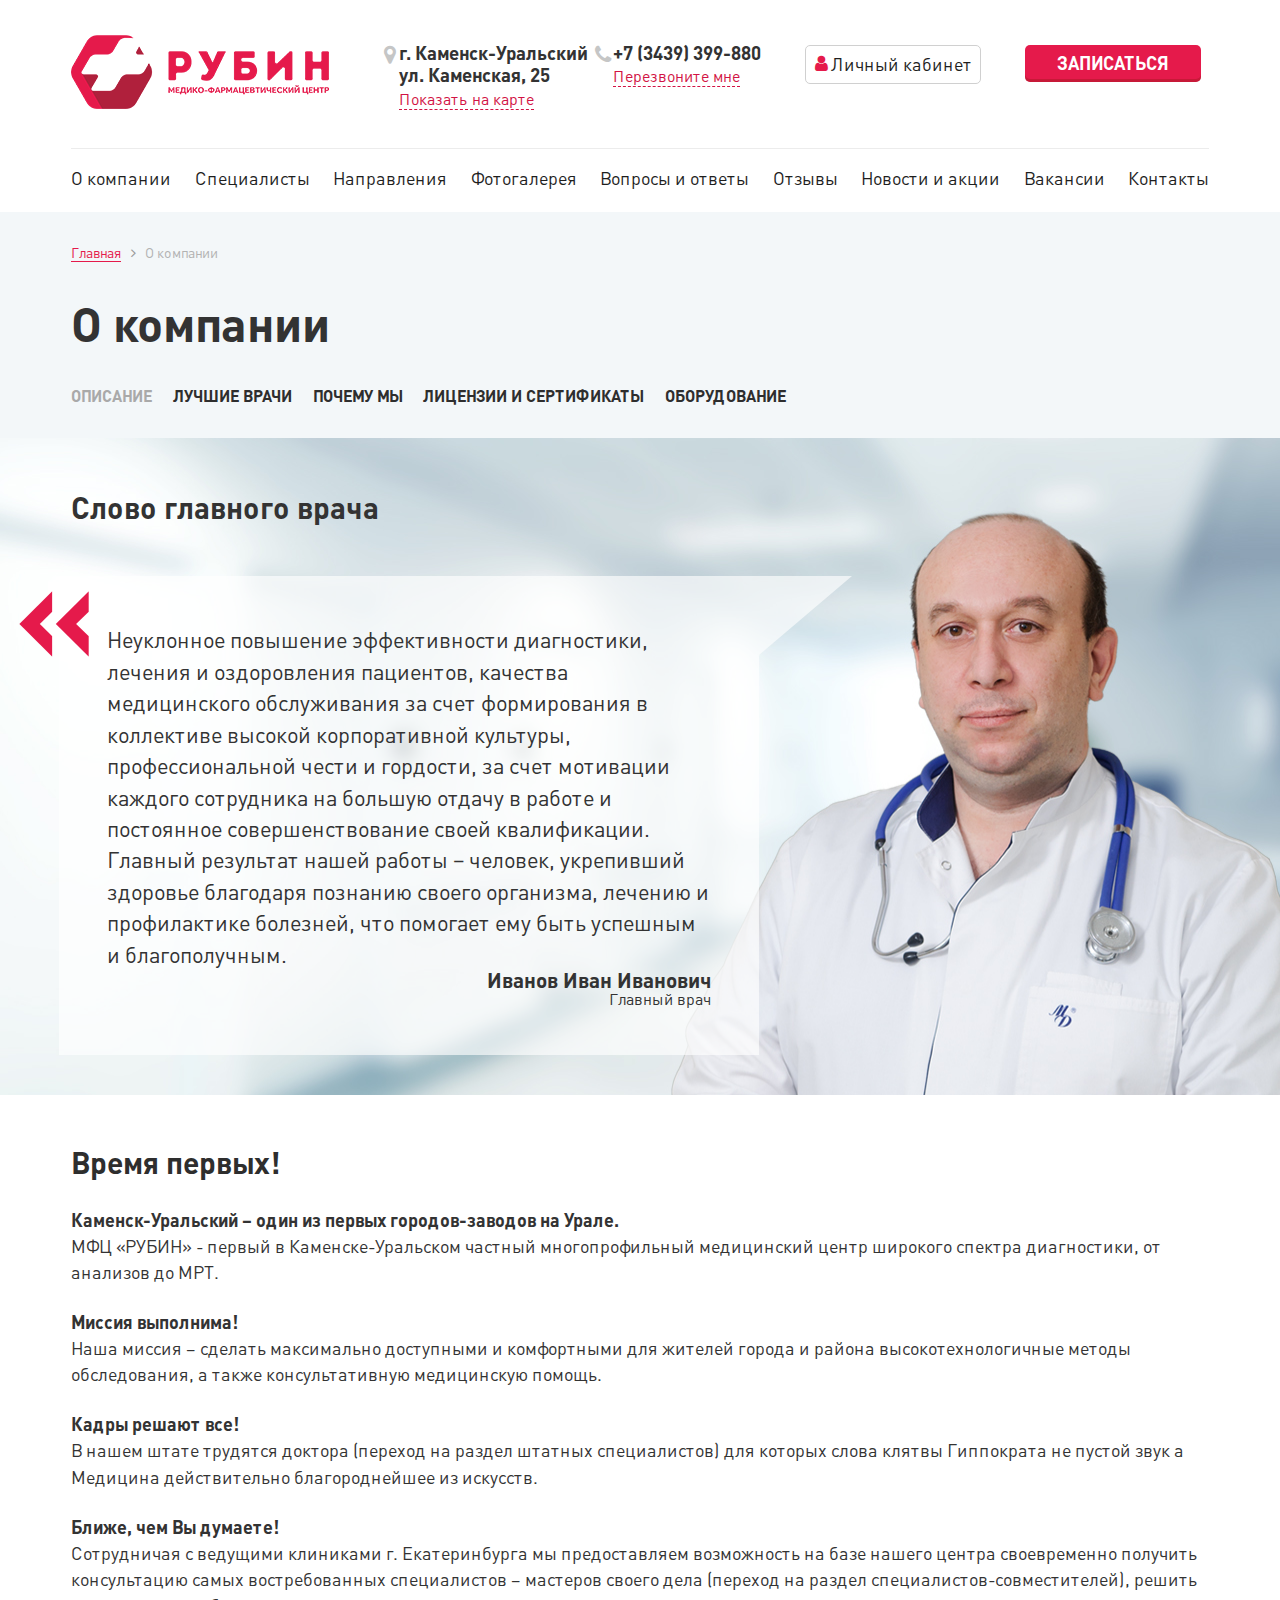
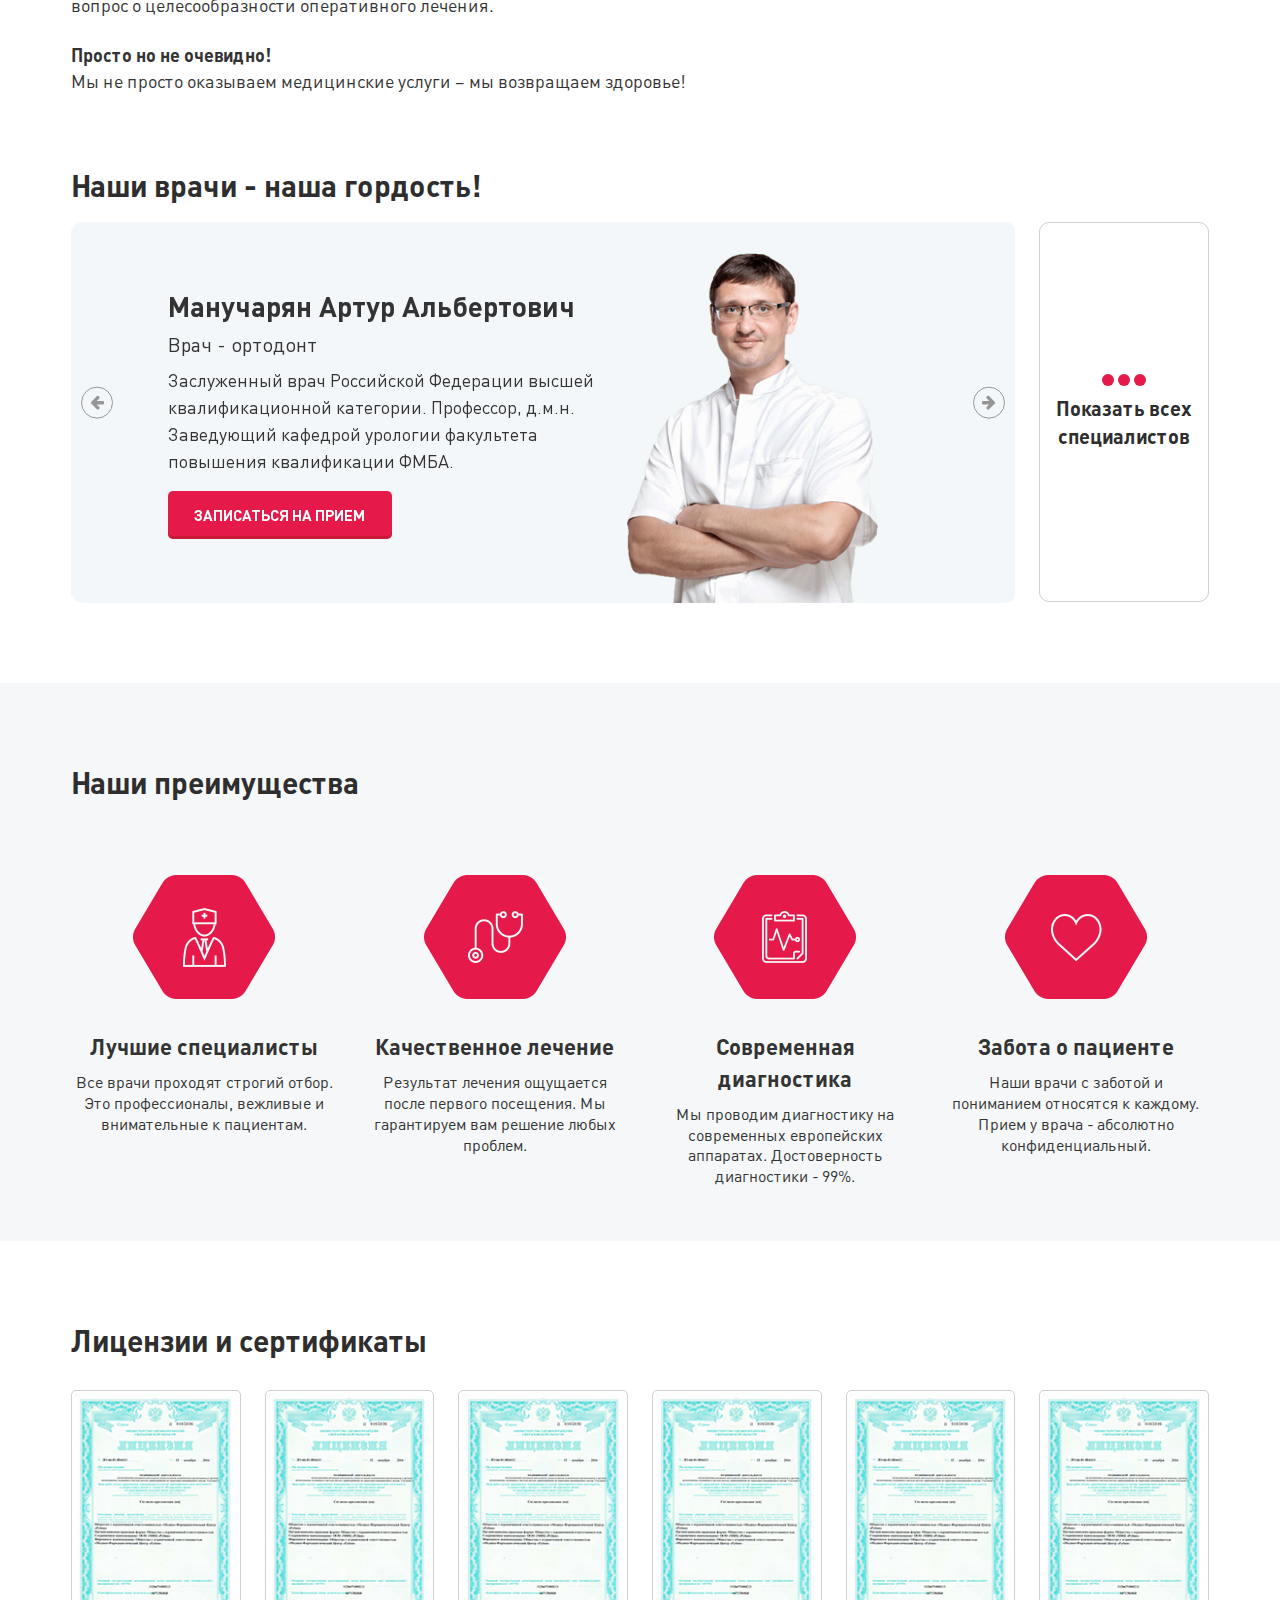
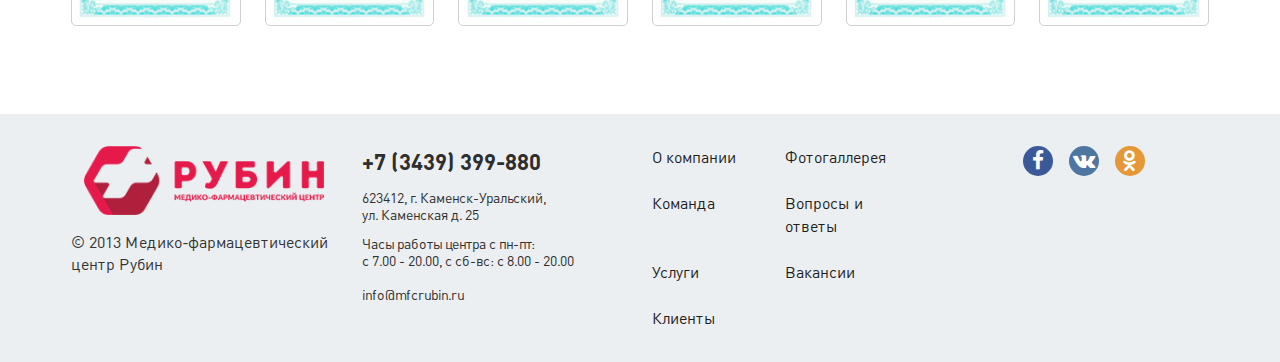
<file: about.html>
<!DOCTYPE html>
<html lang="ru" class="no-js">
  <head>
    <meta charset="utf-8">
    <meta http-equiv="x-ua-compatible" content="ie=edge">
    <title>Start HTML template</title>
    <meta name="description" content="Description of the project">
    <meta name="viewport" content="width=device-width, initial-scale=1,maximum-scale=1">
    <meta property="og:image" content="path/to/image.jpg">
    <link rel="shortcut icon" href="img/favicon/favicon.ico" type="image/x-icon">
    <link rel="apple-touch-icon" href="img/favicon/apple-touch-icon.png">
    <link rel="apple-touch-icon" sizes="72x72" href="img/favicon/apple-touch-icon-72x72.png">
    <link rel="apple-touch-icon" sizes="114x114" href="img/favicon/apple-touch-icon-114x114.png">
    <!-- Chrome, Firefox OS and Opera-->
    <meta name="theme-color" content="#000">
    <!-- Windows Phone-->
    <meta name="msapplication-navbutton-color" content="#000">
    <!-- iOS Safari-->
    <meta name="apple-mobile-web-app-status-bar-style" content="#000">
  </head>
  <body>
    <header class="header">
      <div class="container">
        <div class="header-top">
          <div class="menu-burger visible-xs"><a href="#" data-target="main-menu" class="menu-burger_btn"><span></span><span></span><span></span></a></div>
          <div class="logo"><a href="/">
              <picture><img src="img/logo.png" alt="logo" title="logo" class="img-responsive">
              </picture></a></div>
          <div class="header-menu-contacts hidden-xs"></div><a href="#" class="button enroll"><i class="fa fa-phone visible-xs visible-sm"></i><span class="visible-md visible-lg">Записаться</span></a>
        </div>
        <div class="navbar hidden-xs"></div>
      </div>
      <div id="main-menu" class="menu"><a href="#loginForm" class="login"><i class="fa fa-user"></i><span class="visible-xs visible-md visible-lg">Личный кабинет </span></a>
        <div class="menu-list"><a href="#" class="menu-list_link">О компании</a><a href="/team.html" class="menu-list_link">Специалисты</a><a href="#" class="menu-list_link">Направления</a><a href="#" class="menu-list_link">Фотогалерея</a><a href="#" class="menu-list_link">Вопросы и ответы</a><a href="#" class="menu-list_link">Отзывы</a><a href="#" class="menu-list_link">Новости и акции</a><a href="#" class="menu-list_link">Вакансии</a><a href="#" class="menu-list_link">Контакты</a></div>
        <div class="menu-contacts">
          <div class="menu-contacts_item"><span class="menu-contacts_icon"><i class="fa fa-map-marker"></i></span>
            <h3 class="h3">г. Каменск-Уральский<br>ул. Каменская, 25</h3><a href="#" class="menu-contacts_link">Показать на карте	</a>
          </div>
          <div class="menu-contacts_item"><span class="menu-contacts_icon"><i class="fa fa-phone"></i></span>
            <h3 class="h3">+7 (3439) 399-880 </h3><a href="#backCallForm" class="menu-contacts_link">Перезвоните мне</a>
          </div>
        </div>
      </div>
    </header>
    <section class="section page-title">
      <div class="container">
        <div class="row hidden-xs">
          <div class="col-xs-12">
            <ul class="breadcrumbs">
              <li><a href="/">Главная</a><span class="icon"><i class="fa fa-angle-right"></i></span></li>
              <li class="active">О компании</li>
            </ul>
          </div>
        </div>
        <div class="row">
          <div class="col-xs-12">
            <h1 class="h1">О компании</h1>
          </div>
          <div class="col-xs-12">
            <div class="filter"><a href="#" class="is-active">Описание</a><a href="#">Лучшие врачи</a><a href="#">Почему мы</a><a href="#">Лицензии и сертификаты</a><a href="#">Оборудование</a></div>
          </div>
        </div>
      </div>
    </section>
    <section style="background-image:url(img/handling.jpg)" class="section handling">
      <div class="container">
        <div class="row">
          <div class="col-xs-12">
            <h3 class="h3 handling-title">Слово главного врача</h3>
          </div>
        </div>
        <div class="row">
          <p class="handling-text">Неуклонное повышение эффективности диагностики, лечения и оздоровления пациентов, качества медицинского обслуживания за счет формирования в коллективе высокой корпоративной культуры, профессиональной чести и гордости, за счет мотивации каждого сотрудника на большую отдачу в работе и постоянное совершенствование своей квалификации. Главный результат нашей работы – человек, укрепивший здоровье благодаря познанию своего организма, лечению и профилактике болезней, что помогает ему быть успешным и благополучным.<b>Иванов Иван Иванович</b><span>Главный врач</span></p>
        </div>
      </div>
    </section>
    <section class="section about-simple">
      <div class="container">
        <div class="row">
          <div class="col-xs-12">
            <h2 class="h2 section-title">Время первых!</h2>
          </div>
        </div>
        <div class="row">
          <div class="col-xs-12">
            <p class="about-simple-text"><b>Каменск-Уральский – один из первых городов-заводов на Урале.</b>МФЦ «РУБИН» - первый в Каменске-Уральском частный многопрофильный медицинский центр широкого спектра диагностики, от анализов до МРТ. </p>
          </div>
        </div>
        <div class="row">
          <div class="col-xs-12">
            <p class="about-simple-text"><b>Миссия выполнима!</b>Наша миссия – сделать максимально доступными и комфортными для жителей города и района высокотехнологичные методы обследования, а также консультативную медицинскую помощь. </p>
          </div>
        </div>
        <div class="row">
          <div class="col-xs-12">
            <p class="about-simple-text"><b>Кадры решают все!</b>В нашем штате трудятся доктора (переход на раздел штатных специалистов) для которых слова клятвы Гиппократа не пустой звук а Медицина действительно благороднейшее из искусств. </p>
          </div>
        </div>
        <div class="row">
          <div class="col-xs-12">
            <p class="about-simple-text"><b>Ближе, чем Вы думаете!</b>Сотрудничая с ведущими клиниками г. Екатеринбурга мы предоставляем возможность на базе нашего центра своевременно получить консультацию самых востребованных специалистов – мастеров своего дела (переход на раздел специалистов-совместителей), решить вопрос о целесообразности оперативного лечения. </p>
          </div>
        </div>
        <div class="row">
          <div class="col-xs-12">
            <p class="about-simple-text"><b>Просто но не очевидно!</b>Мы не просто оказываем медицинские услуги – мы возвращаем здоровье! </p>
          </div>
        </div>
      </div>
    </section>
    <section class="section our-doctors">
      <div class="container">
        <div class="row">
          <div class="col-xs-12">
            <h2 class="h2 section-title">Наши врачи - наша гордость!</h2>
          </div>
        </div>
        <div class="row">
          <div class="col-xs-12 col-md-10">
            <div id="doctorsCarousel" class="owl-carousel">
              <div style="background-image:url(img/doctorsCarousel-1.jpg)" class="doctorsCarousel-item">
                <div class="doctorsCarousel-item-content">
                  <h3 class="h3 doctorsCarousel-name">Манучарян Артур Альбертович</h3>
                  <p class="doctorsCarousel-place">Врач - ортодонт</p>
                  <p class="doctorsCarousel-text">Заслуженный врач Российской Федерации высшей квалификационной категории. Профессор, д.м.н. Заведующий кафедрой урологии факультета повышения квалификации ФМБА.</p><a href="#" class="button doctorsCarousel-button">Записаться на прием</a>
                </div>
              </div>
              <div style="background-image:url(img/doctorsCarousel-1.jpg)" class="doctorsCarousel-item">
                <div class="doctorsCarousel-item-content">
                  <h3 class="h3 doctorsCarousel-name">Манучарян Артур Альбертович</h3>
                  <p class="doctorsCarousel-place">Врач - ортодонт</p>
                  <p class="doctorsCarousel-text">Заслуженный врач Российской Федерации высшей квалификационной категории. Профессор, д.м.н. Заведующий кафедрой урологии факультета повышения квалификации ФМБА.</p><a href="#" class="button doctorsCarousel-button">Записаться на прием</a>
                </div>
              </div>
            </div>
          </div>
          <div class="col-xs-12 col-md-2"><a href="specialists.html" class="all-doctors"><span> </span>Показать всех специалистов</a></div>
        </div>
      </div>
    </section>
    <section class="section dark-section advantages">
      <div class="container">
        <div class="row">
          <div class="col-xs-12">
            <h3 class="h3 section-title">Наши преимущества</h3>
          </div>
        </div>
        <div class="row">
          <div class="col-xs-12 col-sm-6 col-md-3">
            <div class="advantages-item"><img src="img/advantages/advantage-1.png" alt="alt advantage" class="advantages-img">
              <h3 class="h3 advantages-title">Лучшие специалисты</h3>
              <p class="advantages-text">Все врачи проходят строгий отбор. Это профессионалы, вежливые и внимательные к пациентам.</p>
            </div>
          </div>
          <div class="col-xs-12 col-sm-6 col-md-3">
            <div class="advantages-item"><img src="img/advantages/advantage-2.png" alt="alt advantage" class="advantages-img">
              <h3 class="h3 advantages-title">Качественное лечение</h3>
              <p class="advantages-text">Результат лечения ощущается после первого посещения. Мы гарантируем вам решение любых проблем.</p>
            </div>
          </div>
          <div class="col-xs-12 col-sm-6 col-md-3">
            <div class="advantages-item"><img src="img/advantages/advantage-3.png" alt="alt advantage" class="advantages-img">
              <h3 class="h3 advantages-title">Современная диагностика</h3>
              <p class="advantages-text">Мы проводим диагностику на современных европейских аппаратах. Достоверность диагностики - 99%.</p>
            </div>
          </div>
          <div class="col-xs-12 col-sm-6 col-md-3">
            <div class="advantages-item"><img src="img/advantages/advantage-4.png" alt="alt advantage" class="advantages-img">
              <h3 class="h3 advantages-title">Забота о пациенте</h3>
              <p class="advantages-text">Наши врачи с заботой и пониманием относятся к каждому. Прием у врача - абсолютно конфиденциальный.</p>
            </div>
          </div>
        </div>
      </div>
    </section>
    <section class="section licensies">
      <div class="container">
        <div class="row">
          <div class="col-xs-12">
            <h2 class="h2 section-title">Лицензии и сертификаты</h2>
          </div>
        </div>
        <div class="row">
          <div class="col-xs-6 col-sm-4 col-md-2"><a href="#" class="licensies-item"><img src="img/licensies/license-1.jpg" alt="alt licemse"></a></div>
          <div class="col-xs-6 col-sm-4 col-md-2"><a href="#" class="licensies-item"><img src="img/licensies/license-1.jpg" alt="alt licemse"></a></div>
          <div class="col-xs-6 col-sm-4 col-md-2"><a href="#" class="licensies-item"><img src="img/licensies/license-1.jpg" alt="alt licemse"></a></div>
          <div class="col-xs-6 col-sm-4 col-md-2"><a href="#" class="licensies-item"><img src="img/licensies/license-1.jpg" alt="alt licemse"></a></div>
          <div class="col-xs-6 col-sm-4 col-md-2"><a href="#" class="licensies-item"><img src="img/licensies/license-1.jpg" alt="alt licemse"></a></div>
          <div class="col-xs-6 col-sm-4 col-md-2"><a href="#" class="licensies-item"><img src="img/licensies/license-1.jpg" alt="alt licemse"></a></div>
        </div>
      </div>
    </section>
    <footer id="footer" class="footer">
      <div class="container">
        <div class="row">
          <div class="col-xs-12 col-sm-6 col-md-4 col-lg-3">
            <div class="logo"><a href="/">
                <picture><img src="img/logo.png" alt="logo" title="logo" class="img-responsive">
                </picture></a></div>
            <p class="copyright">© 2013 Медико-фармацевтический центр Рубин</p>
          </div>
          <div class="col-sm-6 hidden-xs col-md-4 col-lg-3">
            <div class="footer-contacts"><a href="tel:+7985656565" class="footer-contacts_tel">+7 (3439) 399-880</a>
              <p class="footer-contacts_text">623412, г. Каменск-Уральский,<br>ул. Каменская д. 25</p>
              <p class="footer-contacts_text">Часы работы центра с пн-пт:<br>c 7.00 - 20.00, с сб-вс: c 8.00 - 20.00</p><a href="mailto:info@mfcrubin.ru" class="footer-contacts_mail">info@mfcrubin.ru</a>
            </div>
          </div>
          <div class="col-md-4 visible-md visible-lg col-lg-3">
            <div class="footer-menu"><a href="#" class="footer-menu_item">О компании</a><a href="#" class="footer-menu_item">Фотогаллерея</a><a href="#" class="footer-menu_item">Команда</a><a href="#" class="footer-menu_item">Вопросы и ответы</a><a href="#" class="footer-menu_item">Услуги</a><a href="#" class="footer-menu_item">Вакансии</a><a href="#" class="footer-menu_item">Клиенты</a></div>
          </div>
          <div class="col-lg-3 visible-lg">
            <div class="footer-social"><a href="#" id="facebook" class="footer-social_item"><i class="fa fa-facebook"></i></a><a href="#" id="vk" class="footer-social_item"><i class="fa fa-vk"></i></a><a href="#" id="odnoklassniki" class="footer-social_item"><i class="fa fa-odnoklassniki"></i></a></div>
          </div>
        </div>
      </div>
    </footer>
    <link rel="stylesheet" href="css/main.min.css">
    <script src="js/scripts.min.js"></script>
    <script src="js/_about.min.js"></script>
  </body>
</html>
</file>
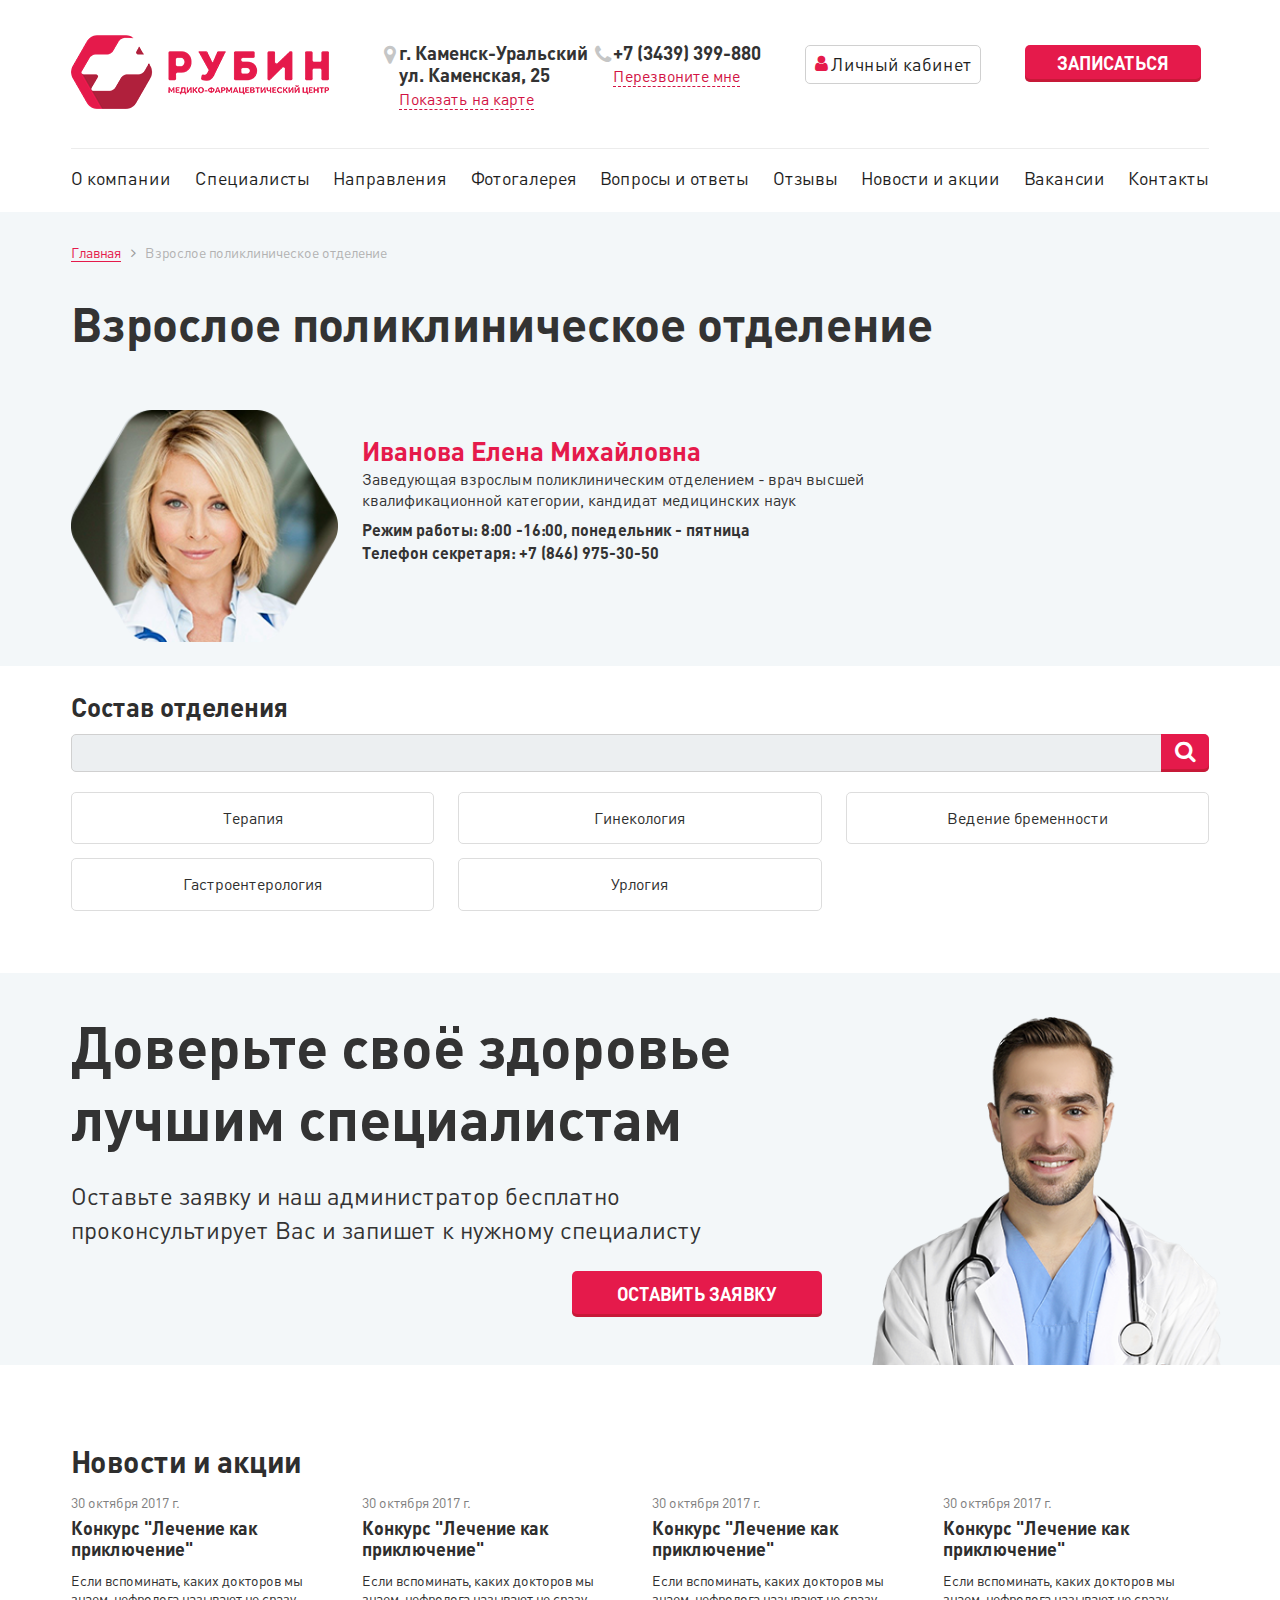
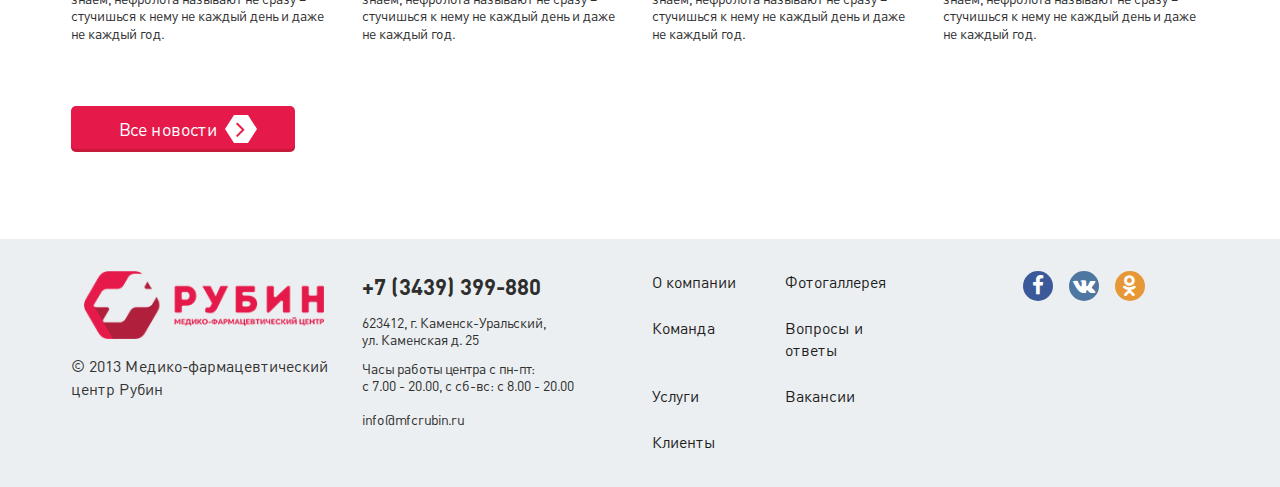
<file: activity.html>
<!DOCTYPE html>
<html lang="ru" class="no-js">
  <head>
    <meta charset="utf-8">
    <meta http-equiv="x-ua-compatible" content="ie=edge">
    <title>Start HTML template</title>
    <meta name="description" content="Description of the project">
    <meta name="viewport" content="width=device-width, initial-scale=1,maximum-scale=1">
    <meta property="og:image" content="path/to/image.jpg">
    <link rel="shortcut icon" href="img/favicon/favicon.ico" type="image/x-icon">
    <link rel="apple-touch-icon" href="img/favicon/apple-touch-icon.png">
    <link rel="apple-touch-icon" sizes="72x72" href="img/favicon/apple-touch-icon-72x72.png">
    <link rel="apple-touch-icon" sizes="114x114" href="img/favicon/apple-touch-icon-114x114.png">
    <!-- Chrome, Firefox OS and Opera-->
    <meta name="theme-color" content="#000">
    <!-- Windows Phone-->
    <meta name="msapplication-navbutton-color" content="#000">
    <!-- iOS Safari-->
    <meta name="apple-mobile-web-app-status-bar-style" content="#000">
  </head>
  <body>
    <header class="header">
      <div class="container">
        <div class="header-top">
          <div class="menu-burger visible-xs"><a href="#" data-target="main-menu" class="menu-burger_btn"><span></span><span></span><span></span></a></div>
          <div class="logo"><a href="/">
              <picture><img src="img/logo.png" alt="logo" title="logo" class="img-responsive">
              </picture></a></div>
          <div class="header-menu-contacts hidden-xs"></div><a href="#" class="button enroll"><i class="fa fa-phone visible-xs visible-sm"></i><span class="visible-md visible-lg">Записаться</span></a>
        </div>
        <div class="navbar hidden-xs"></div>
      </div>
      <div id="main-menu" class="menu"><a href="#loginForm" class="login"><i class="fa fa-user"></i><span class="visible-xs visible-md visible-lg">Личный кабинет </span></a>
        <div class="menu-list"><a href="#" class="menu-list_link">О компании</a><a href="/team.html" class="menu-list_link">Специалисты</a><a href="#" class="menu-list_link">Направления</a><a href="#" class="menu-list_link">Фотогалерея</a><a href="#" class="menu-list_link">Вопросы и ответы</a><a href="#" class="menu-list_link">Отзывы</a><a href="#" class="menu-list_link">Новости и акции</a><a href="#" class="menu-list_link">Вакансии</a><a href="#" class="menu-list_link">Контакты</a></div>
        <div class="menu-contacts">
          <div class="menu-contacts_item"><span class="menu-contacts_icon"><i class="fa fa-map-marker"></i></span>
            <h3 class="h3">г. Каменск-Уральский<br>ул. Каменская, 25</h3><a href="#" class="menu-contacts_link">Показать на карте	</a>
          </div>
          <div class="menu-contacts_item"><span class="menu-contacts_icon"><i class="fa fa-phone"></i></span>
            <h3 class="h3">+7 (3439) 399-880 </h3><a href="#backCallForm" class="menu-contacts_link">Перезвоните мне</a>
          </div>
        </div>
      </div>
    </header>
        <section class="section page-title">
          <div class="container">
            <div class="row hidden-xs">
              <div class="col-xs-12">
                <ul class="breadcrumbs">
                  <li><a href="/">Главная</a><span class="icon"><i class="fa fa-angle-right"></i></span></li>
                  <li class="active">Взрослое поликлиническое отделение</li>
                </ul>
              </div>
            </div>
            <div class="row">
              <div class="col-xs-12">
                <h1 class="h1">Взрослое поликлиническое отделение</h1>
              </div>
            </div>
          </div>
        </section>
    <section id="activity_header" class="section">
      <div class="container">
        <div class="row">
          <div class="col-xs-12 col-sm-3"><img src="img/activities/glavvrach.png" alt="alt glavvrach" class="leader-img"></div>
          <div class="col-xs-12 col-sm-9 col-md-6">
            <h2 class="h2 leader-name">Иванова Елена Михайловна</h2>
            <p class="leader-work">Заведующая взрослым поликлиническим отделением - врач высшей квалификационной категории, кандидат медицинских наук</p>
            <p class="leader-time"><b>Режим работы: 8:00 -16:00, понедельник - пятница<br>Телефон секретаря: +7 (846) 975-30-50</b></p>
          </div>
        </div>
      </div>
    </section>
    <section id="activity_works" class="section">
      <div class="container">
        <div class="row">
          <div class="col-xs-12">
            <h2 class="h2 section-title">Состав отделения</h2>
          </div>
        </div>
      </div>
      <div class="container">
        <div id="activityWorksSearch">
          <div class="row">
            <div class="col-xs-12">
              <form action="#" class="form search-form">
                <input type="text" v-model="search">
                <button type="submit"><i class="fa fa-search"></i><span class="hidden-xs">Найти</span></button>
              </form>
            </div>
          </div>
          <div class="row activity-item">
            <div v-for="specialist in filteredRetirements" class="col-xs-12 col-md-4"><a href="#" class="activity-activity activity-button"><span>{{ specialist }}</span></a></div>
          </div>
          <div v-if="!filteredRetirements.length" class="row">
            <div class="col-xs-12">
              <p class="nothing">Ничего не найдено</p>
            </div>
          </div>
        </div>
      </div>
    </section>
    <section id="activity_banner" class="section">
      <div class="container">
        <div style="background-image:url(img/doctor.png)" class="row with-bg-img">
          <div class="col-sm-6 col-md-8">
            <div class="activity-banner">
              <h3 class="h3 activity-banner-title">Доверьте своё здоровье лучшим специалистам</h3>
              <p class="activity-banner-text">Оставьте заявку и наш администратор бесплатно проконсультирует Вас и запишет к нужному специалисту</p><a href="#" class="button">Оставить заявку</a>
            </div>
          </div>
        </div>
      </div>
    </section>
    <section id="news" class="section">
      <div class="container">
        <div class="row">
          <div class="col-xs-12">
            <h2 class="section-title">Новости и акции</h2>
          </div>
        </div>
        <div class="row">
          <div class="col-xs-12 col-sm-6 col-md-4 col-lg-3">
            <div class="main_news-item">
              <p class="main_news-item_date">30 октября 2017 г.</p>
              <h3 class="h3 main_news-item_title"><a href="#">Конкурс "Лечение как приключение"</a></h3>
              <p class="main_news-item_text">Если вспоминать, каких докторов мы знаем, нефролога называют не сразу – стучишься к нему не каждый день и даже не каждый год.</p>
            </div>
          </div>
          <div class="col-xs-12 hidden-xs col-sm-6 col-md-4 col-lg-3">
            <div class="main_news-item">
              <p class="main_news-item_date">30 октября 2017 г.</p>
              <h3 class="h3 main_news-item_title"><a href="#">Конкурс "Лечение как приключение"</a></h3>
              <p class="main_news-item_text">Если вспоминать, каких докторов мы знаем, нефролога называют не сразу – стучишься к нему не каждый день и даже не каждый год.</p>
            </div>
          </div>
          <div class="col-xs-12 visible-md visible-lg col-md-4 col-lg-3">
            <div class="main_news-item">
              <p class="main_news-item_date">30 октября 2017 г.</p>
              <h3 class="h3 main_news-item_title"><a href="#">Конкурс "Лечение как приключение"</a></h3>
              <p class="main_news-item_text">Если вспоминать, каких докторов мы знаем, нефролога называют не сразу – стучишься к нему не каждый день и даже не каждый год.</p>
            </div>
          </div>
          <div class="col-xs-12 visible-lg col-lg-3">
            <div class="main_news-item">
              <p class="main_news-item_date">30 октября 2017 г.</p>
              <h3 class="h3 main_news-item_title"><a href="#">Конкурс "Лечение как приключение"</a></h3>
              <p class="main_news-item_text">Если вспоминать, каких докторов мы знаем, нефролога называют не сразу – стучишься к нему не каждый день и даже не каждый год.</p>
            </div>
          </div>
        </div>
        <div class="row">
          <div class="col-xs-12"><a href="#" class="button main_news-all">Все новости<span><i class="fa fa-angle-right"></i></span></a></div>
        </div>
      </div>
    </section>
    <footer id="footer" class="footer">
      <div class="container">
        <div class="row">
          <div class="col-xs-12 col-sm-6 col-md-4 col-lg-3">
            <div class="logo"><a href="/">
                <picture><img src="img/logo.png" alt="logo" title="logo" class="img-responsive">
                </picture></a></div>
            <p class="copyright">© 2013 Медико-фармацевтический центр Рубин</p>
          </div>
          <div class="col-sm-6 hidden-xs col-md-4 col-lg-3">
            <div class="footer-contacts"><a href="tel:+7985656565" class="footer-contacts_tel">+7 (3439) 399-880</a>
              <p class="footer-contacts_text">623412, г. Каменск-Уральский,<br>ул. Каменская д. 25</p>
              <p class="footer-contacts_text">Часы работы центра с пн-пт:<br>c 7.00 - 20.00, с сб-вс: c 8.00 - 20.00</p><a href="mailto:info@mfcrubin.ru" class="footer-contacts_mail">info@mfcrubin.ru</a>
            </div>
          </div>
          <div class="col-md-4 visible-md visible-lg col-lg-3">
            <div class="footer-menu"><a href="#" class="footer-menu_item">О компании</a><a href="#" class="footer-menu_item">Фотогаллерея</a><a href="#" class="footer-menu_item">Команда</a><a href="#" class="footer-menu_item">Вопросы и ответы</a><a href="#" class="footer-menu_item">Услуги</a><a href="#" class="footer-menu_item">Вакансии</a><a href="#" class="footer-menu_item">Клиенты</a></div>
          </div>
          <div class="col-lg-3 visible-lg">
            <div class="footer-social"><a href="#" id="facebook" class="footer-social_item"><i class="fa fa-facebook"></i></a><a href="#" id="vk" class="footer-social_item"><i class="fa fa-vk"></i></a><a href="#" id="odnoklassniki" class="footer-social_item"><i class="fa fa-odnoklassniki"></i></a></div>
          </div>
        </div>
      </div>
    </footer>
    <link rel="stylesheet" href="css/main.min.css">
    <script src="js/scripts.min.js"></script>
    <script src="js/_activity.min.js"></script>
  </body>
</html>
</file>
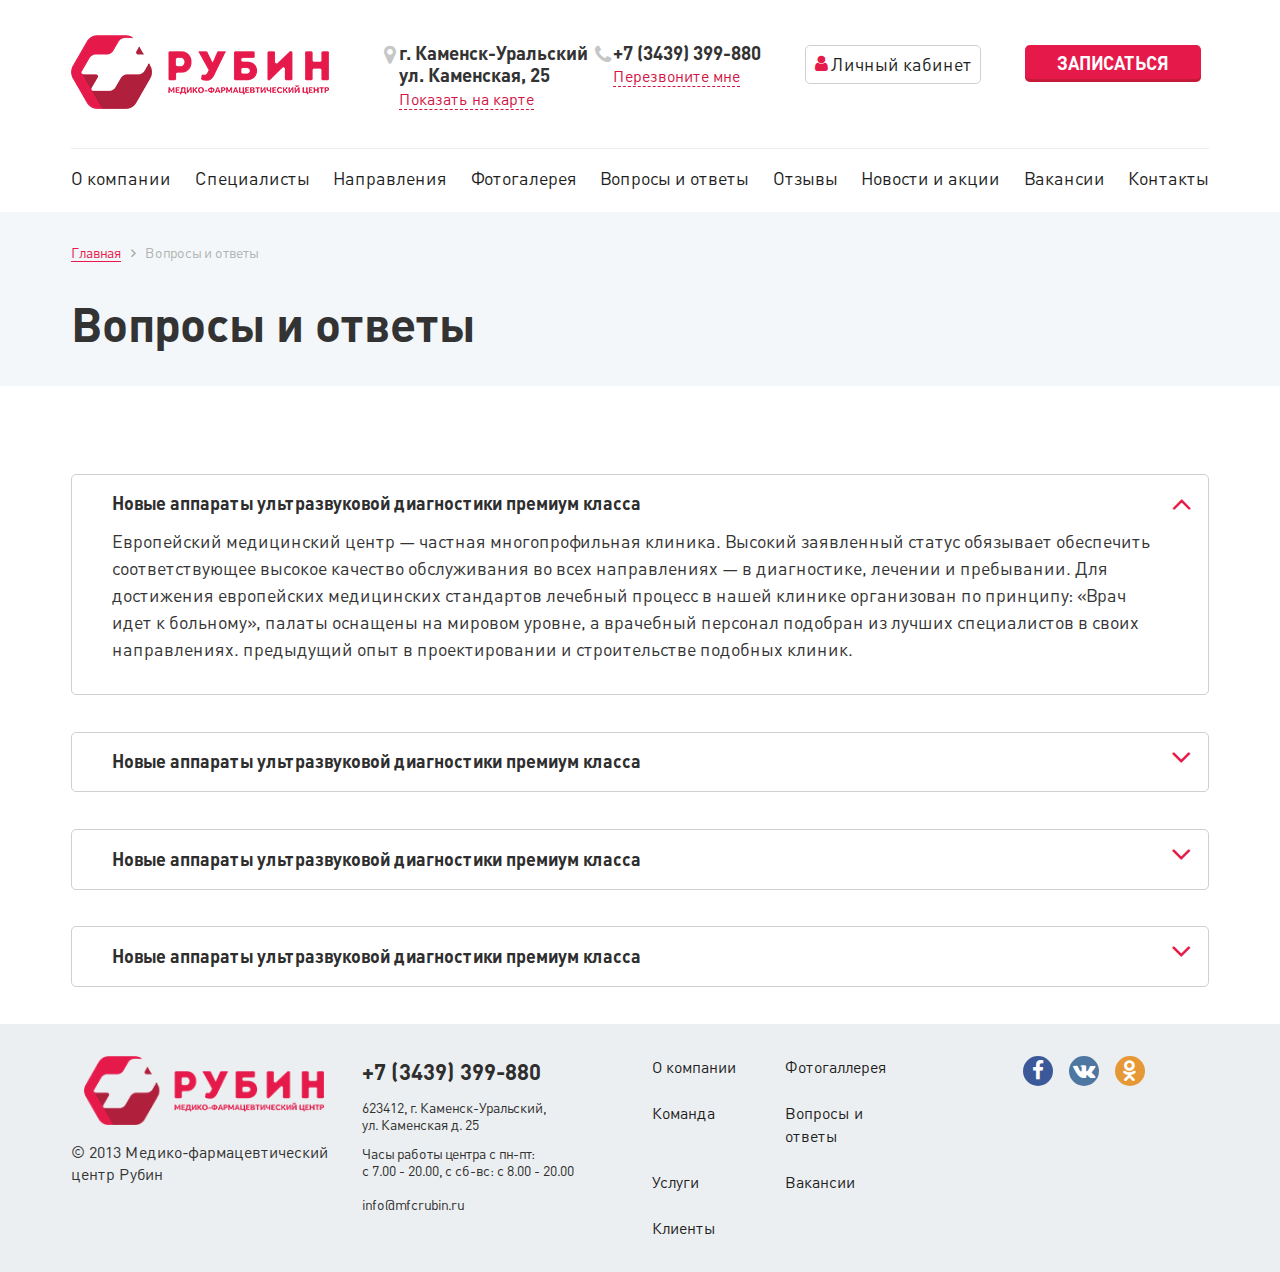
<file: faq.html>
<!DOCTYPE html>
<html lang="ru" class="no-js">
  <head>
    <meta charset="utf-8">
    <meta http-equiv="x-ua-compatible" content="ie=edge">
    <title>Start HTML template</title>
    <meta name="description" content="Description of the project">
    <meta name="viewport" content="width=device-width, initial-scale=1,maximum-scale=1">
    <meta property="og:image" content="path/to/image.jpg">
    <link rel="shortcut icon" href="img/favicon/favicon.ico" type="image/x-icon">
    <link rel="apple-touch-icon" href="img/favicon/apple-touch-icon.png">
    <link rel="apple-touch-icon" sizes="72x72" href="img/favicon/apple-touch-icon-72x72.png">
    <link rel="apple-touch-icon" sizes="114x114" href="img/favicon/apple-touch-icon-114x114.png">
    <!-- Chrome, Firefox OS and Opera-->
    <meta name="theme-color" content="#000">
    <!-- Windows Phone-->
    <meta name="msapplication-navbutton-color" content="#000">
    <!-- iOS Safari-->
    <meta name="apple-mobile-web-app-status-bar-style" content="#000">
  </head>
  <body>
    <header class="header">
      <div class="container">
        <div class="header-top">
          <div class="menu-burger visible-xs"><a href="#" data-target="main-menu" class="menu-burger_btn"><span></span><span></span><span></span></a></div>
          <div class="logo"><a href="/">
              <picture><img src="img/logo.png" alt="logo" title="logo" class="img-responsive">
              </picture></a></div>
          <div class="header-menu-contacts hidden-xs"></div><a href="#" class="button enroll"><i class="fa fa-phone visible-xs visible-sm"></i><span class="visible-md visible-lg">Записаться</span></a>
        </div>
        <div class="navbar hidden-xs"></div>
      </div>
      <div id="main-menu" class="menu"><a href="#loginForm" class="login"><i class="fa fa-user"></i><span class="visible-xs visible-md visible-lg">Личный кабинет </span></a>
        <div class="menu-list"><a href="#" class="menu-list_link">О компании</a><a href="/team.html" class="menu-list_link">Специалисты</a><a href="#" class="menu-list_link">Направления</a><a href="#" class="menu-list_link">Фотогалерея</a><a href="#" class="menu-list_link">Вопросы и ответы</a><a href="#" class="menu-list_link">Отзывы</a><a href="#" class="menu-list_link">Новости и акции</a><a href="#" class="menu-list_link">Вакансии</a><a href="#" class="menu-list_link">Контакты</a></div>
        <div class="menu-contacts">
          <div class="menu-contacts_item"><span class="menu-contacts_icon"><i class="fa fa-map-marker"></i></span>
            <h3 class="h3">г. Каменск-Уральский<br>ул. Каменская, 25</h3><a href="#" class="menu-contacts_link">Показать на карте	</a>
          </div>
          <div class="menu-contacts_item"><span class="menu-contacts_icon"><i class="fa fa-phone"></i></span>
            <h3 class="h3">+7 (3439) 399-880 </h3><a href="#backCallForm" class="menu-contacts_link">Перезвоните мне</a>
          </div>
        </div>
      </div>
    </header>
        <section class="section page-title">
          <div class="container">
            <div class="row hidden-xs">
              <div class="col-xs-12">
                <ul class="breadcrumbs">
                  <li><a href="/">Главная</a><span class="icon"><i class="fa fa-angle-right"></i></span></li>
                  <li class="active">Вопросы и ответы</li>
                </ul>
              </div>
            </div>
            <div class="row">
              <div class="col-xs-12">
                <h1 class="h1">Вопросы и ответы</h1>
              </div>
            </div>
          </div>
        </section>
    <section id="faq" class="section">
      <div class="container">
        <div class="faq-list"></div>
        <div class="row">
          <div class="col-xs-12">
            <div class="faq-item is-active"><a href="#" class="faq-item-arrow"><span class="icon"><i class="fa fa-angle-down"></i></span></a><a href="#" class="faq-item-title">Новые аппараты ультразвуковой диагностики премиум класса</a>
              <p class="faq-item-text">Европейский медицинский центр — частная многопрофильная клиника. Высокий заявленный статус обязывает обеспечить соответствующее высокое качество обслуживания во всех направлениях — в диагностике, лечении и пребывании. Для достижения европейских медицинских стандартов лечебный процесс в нашей клинике организован по принципу: «Врач идет к больному», палаты оснащены на мировом уровне, а врачебный персонал подобран из лучших специалистов в своих направлениях. предыдущий опыт в проектировании и строительстве подобных клиник.</p>
            </div>
          </div>
        </div>
        <div class="row">
          <div class="col-xs-12">
            <div class="faq-item"><a href="#" class="faq-item-arrow"><span class="icon"><i class="fa fa-angle-down"></i></span></a><a href="#" class="faq-item-title">Новые аппараты ультразвуковой диагностики премиум класса</a>
              <p class="faq-item-text">Европейский медицинский центр — частная многопрофильная клиника. Высокий заявленный статус обязывает обеспечить соответствующее высокое качество обслуживания во всех направлениях — в диагностике, лечении и пребывании. Для достижения европейских медицинских стандартов лечебный процесс в нашей клинике организован по принципу: «Врач идет к больному», палаты оснащены на мировом уровне, а врачебный персонал подобран из лучших специалистов в своих направлениях. предыдущий опыт в проектировании и строительстве подобных клиник. </p>
            </div>
          </div>
        </div>
        <div class="row">
          <div class="col-xs-12">
            <div class="faq-item"><a href="#" class="faq-item-arrow"><span class="icon"><i class="fa fa-angle-down"></i></span></a><a href="#" class="faq-item-title">Новые аппараты ультразвуковой диагностики премиум класса</a>
              <p class="faq-item-text">Европейский медицинский центр — частная многопрофильная клиника. Высокий заявленный статус обязывает обеспечить соответствующее высокое качество обслуживания во всех направлениях — в диагностике, лечении и пребывании. Для достижения европейских медицинских стандартов лечебный процесс в нашей клинике организован по принципу: «Врач идет к больному», палаты оснащены на мировом уровне, а врачебный персонал подобран из лучших специалистов в своих направлениях. предыдущий опыт в проектировании и строительстве подобных клиник.</p>
            </div>
          </div>
        </div>
        <div class="row">
          <div class="col-xs-12">
            <div class="faq-item"><a href="#" class="faq-item-arrow"><span class="icon"><i class="fa fa-angle-down"></i></span></a><a href="#" class="faq-item-title">Новые аппараты ультразвуковой диагностики премиум класса</a>
              <p class="faq-item-text">Европейский медицинский центр — частная многопрофильная клиника. Высокий заявленный статус обязывает обеспечить соответствующее высокое качество обслуживания во всех направлениях — в диагностике, лечении и пребывании. Для достижения европейских медицинских стандартов лечебный процесс в нашей клинике организован по принципу: «Врач идет к больному», палаты оснащены на мировом уровне, а врачебный персонал подобран из лучших специалистов в своих направлениях. предыдущий опыт в проектировании и строительстве подобных клиник.</p>
            </div>
          </div>
        </div>
      </div>
    </section>
    <footer id="footer" class="footer">
      <div class="container">
        <div class="row">
          <div class="col-xs-12 col-sm-6 col-md-4 col-lg-3">
            <div class="logo"><a href="/">
                <picture><img src="img/logo.png" alt="logo" title="logo" class="img-responsive">
                </picture></a></div>
            <p class="copyright">© 2013 Медико-фармацевтический центр Рубин</p>
          </div>
          <div class="col-sm-6 hidden-xs col-md-4 col-lg-3">
            <div class="footer-contacts"><a href="tel:+7985656565" class="footer-contacts_tel">+7 (3439) 399-880</a>
              <p class="footer-contacts_text">623412, г. Каменск-Уральский,<br>ул. Каменская д. 25</p>
              <p class="footer-contacts_text">Часы работы центра с пн-пт:<br>c 7.00 - 20.00, с сб-вс: c 8.00 - 20.00</p><a href="mailto:info@mfcrubin.ru" class="footer-contacts_mail">info@mfcrubin.ru</a>
            </div>
          </div>
          <div class="col-md-4 visible-md visible-lg col-lg-3">
            <div class="footer-menu"><a href="#" class="footer-menu_item">О компании</a><a href="#" class="footer-menu_item">Фотогаллерея</a><a href="#" class="footer-menu_item">Команда</a><a href="#" class="footer-menu_item">Вопросы и ответы</a><a href="#" class="footer-menu_item">Услуги</a><a href="#" class="footer-menu_item">Вакансии</a><a href="#" class="footer-menu_item">Клиенты</a></div>
          </div>
          <div class="col-lg-3 visible-lg">
            <div class="footer-social"><a href="#" id="facebook" class="footer-social_item"><i class="fa fa-facebook"></i></a><a href="#" id="vk" class="footer-social_item"><i class="fa fa-vk"></i></a><a href="#" id="odnoklassniki" class="footer-social_item"><i class="fa fa-odnoklassniki"></i></a></div>
          </div>
        </div>
      </div>
    </footer>
    <link rel="stylesheet" href="css/main.min.css">
    <script src="js/scripts.min.js"></script>
    <script src="js/_faq.min.js"></script>
  </body>
</html>
</file>
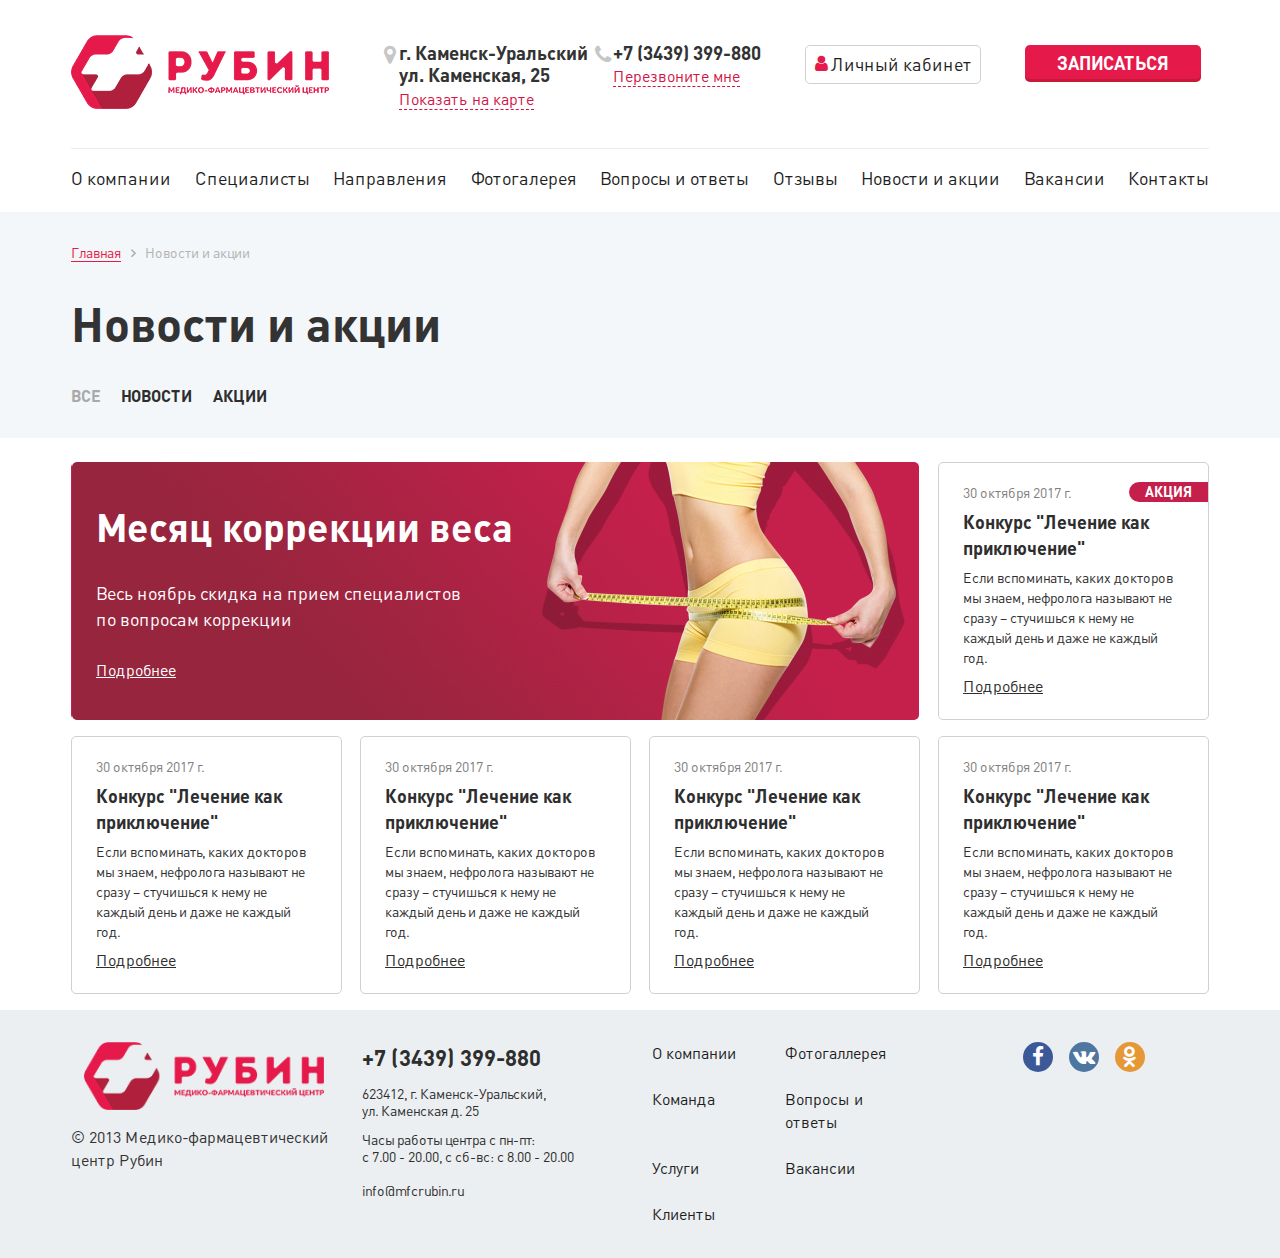
<file: news.html>
<!DOCTYPE html>
<html lang="ru" class="no-js">
  <head>
    <meta charset="utf-8">
    <meta http-equiv="x-ua-compatible" content="ie=edge">
    <title>Start HTML template</title>
    <meta name="description" content="Description of the project">
    <meta name="viewport" content="width=device-width, initial-scale=1,maximum-scale=1">
    <meta property="og:image" content="path/to/image.jpg">
    <link rel="shortcut icon" href="img/favicon/favicon.ico" type="image/x-icon">
    <link rel="apple-touch-icon" href="img/favicon/apple-touch-icon.png">
    <link rel="apple-touch-icon" sizes="72x72" href="img/favicon/apple-touch-icon-72x72.png">
    <link rel="apple-touch-icon" sizes="114x114" href="img/favicon/apple-touch-icon-114x114.png">
    <!-- Chrome, Firefox OS and Opera-->
    <meta name="theme-color" content="#000">
    <!-- Windows Phone-->
    <meta name="msapplication-navbutton-color" content="#000">
    <!-- iOS Safari-->
    <meta name="apple-mobile-web-app-status-bar-style" content="#000">
  </head>
  <body>
    <header class="header">
      <div class="container">
        <div class="header-top">
          <div class="menu-burger visible-xs"><a href="#" data-target="main-menu" class="menu-burger_btn"><span></span><span></span><span></span></a></div>
          <div class="logo"><a href="/">
              <picture><img src="img/logo.png" alt="logo" title="logo" class="img-responsive">
              </picture></a></div>
          <div class="header-menu-contacts hidden-xs"></div><a href="#" class="button enroll"><i class="fa fa-phone visible-xs visible-sm"></i><span class="visible-md visible-lg">Записаться</span></a>
        </div>
        <div class="navbar hidden-xs"></div>
      </div>
      <div id="main-menu" class="menu"><a href="#loginForm" class="login"><i class="fa fa-user"></i><span class="visible-xs visible-md visible-lg">Личный кабинет </span></a>
        <div class="menu-list"><a href="#" class="menu-list_link">О компании</a><a href="/team.html" class="menu-list_link">Специалисты</a><a href="#" class="menu-list_link">Направления</a><a href="#" class="menu-list_link">Фотогалерея</a><a href="#" class="menu-list_link">Вопросы и ответы</a><a href="#" class="menu-list_link">Отзывы</a><a href="#" class="menu-list_link">Новости и акции</a><a href="#" class="menu-list_link">Вакансии</a><a href="#" class="menu-list_link">Контакты</a></div>
        <div class="menu-contacts">
          <div class="menu-contacts_item"><span class="menu-contacts_icon"><i class="fa fa-map-marker"></i></span>
            <h3 class="h3">г. Каменск-Уральский<br>ул. Каменская, 25</h3><a href="#" class="menu-contacts_link">Показать на карте	</a>
          </div>
          <div class="menu-contacts_item"><span class="menu-contacts_icon"><i class="fa fa-phone"></i></span>
            <h3 class="h3">+7 (3439) 399-880 </h3><a href="#backCallForm" class="menu-contacts_link">Перезвоните мне</a>
          </div>
        </div>
      </div>
    </header>
    <section class="section page-title">
      <div class="container">
        <div class="row hidden-xs">
          <div class="col-xs-12">
            <ul class="breadcrumbs">
              <li><a href="/">Главная</a><span class="icon"><i class="fa fa-angle-right"></i></span></li>
              <li class="active">Новости и акции</li>
            </ul>
          </div>
        </div>
        <div class="row">
          <div class="col-xs-12">
            <h1 class="h1">Новости и акции</h1>
          </div>
          <div class="col-xs-12">
            <div class="filter"><a href="#" class="is-active">Все</a><a href="#">Новости</a><a href="#">Акции</a></div>
          </div>
        </div>
      </div>
    </section>
    <section id="news-page" class="section">
      <div class="container">
        <div class="news-feed">
          <div style="background-image:url(img/sale.jpg)" class="news-item is-big">
            <h2 class="h2 news-item-title">Месяц коррекции веса</h2>
            <p class="news-item-text">Весь ноябрь скидка на прием специалистов по вопросам коррекции</p><a href="#" class="news-item-link">Подробнее</a>
          </div>
          <div class="news-item">
            <p class="news-item-date">30 октября 2017 г.</p>
            <div class="sale">
              <p>акция</p>
            </div>
            <h2 class="h2 news-item-title">Конкурс "Лечение как приключение"</h2>
            <p class="news-item-text">Если вспоминать, каких докторов мы знаем, нефролога называют не сразу – стучишься к нему не каждый день и даже не каждый год.</p><a href="#" class="news-item-link">Подробнее</a>
          </div>
          <div class="news-item">
            <p class="news-item-date">30 октября 2017 г.</p>
            <h2 class="h2 news-item-title">Конкурс "Лечение как приключение"</h2>
            <p class="news-item-text">Если вспоминать, каких докторов мы знаем, нефролога называют не сразу – стучишься к нему не каждый день и даже не каждый год.</p><a href="#" class="news-item-link">Подробнее</a>
          </div>
          <div class="news-item">
            <p class="news-item-date">30 октября 2017 г.</p>
            <h2 class="h2 news-item-title">Конкурс "Лечение как приключение"</h2>
            <p class="news-item-text">Если вспоминать, каких докторов мы знаем, нефролога называют не сразу – стучишься к нему не каждый день и даже не каждый год.</p><a href="#" class="news-item-link">Подробнее</a>
          </div>
          <div class="news-item">
            <p class="news-item-date">30 октября 2017 г.</p>
            <h2 class="h2 news-item-title">Конкурс "Лечение как приключение"</h2>
            <p class="news-item-text">Если вспоминать, каких докторов мы знаем, нефролога называют не сразу – стучишься к нему не каждый день и даже не каждый год.</p><a href="#" class="news-item-link">Подробнее</a>
          </div>
          <div class="news-item">
            <p class="news-item-date">30 октября 2017 г.</p>
            <h2 class="h2 news-item-title">Конкурс "Лечение как приключение"</h2>
            <p class="news-item-text">Если вспоминать, каких докторов мы знаем, нефролога называют не сразу – стучишься к нему не каждый день и даже не каждый год.</p><a href="#" class="news-item-link">Подробнее</a>
          </div>
        </div>
      </div>
    </section>
    <footer id="footer" class="footer">
      <div class="container">
        <div class="row">
          <div class="col-xs-12 col-sm-6 col-md-4 col-lg-3">
            <div class="logo"><a href="/">
                <picture><img src="img/logo.png" alt="logo" title="logo" class="img-responsive">
                </picture></a></div>
            <p class="copyright">© 2013 Медико-фармацевтический центр Рубин</p>
          </div>
          <div class="col-sm-6 hidden-xs col-md-4 col-lg-3">
            <div class="footer-contacts"><a href="tel:+7985656565" class="footer-contacts_tel">+7 (3439) 399-880</a>
              <p class="footer-contacts_text">623412, г. Каменск-Уральский,<br>ул. Каменская д. 25</p>
              <p class="footer-contacts_text">Часы работы центра с пн-пт:<br>c 7.00 - 20.00, с сб-вс: c 8.00 - 20.00</p><a href="mailto:info@mfcrubin.ru" class="footer-contacts_mail">info@mfcrubin.ru</a>
            </div>
          </div>
          <div class="col-md-4 visible-md visible-lg col-lg-3">
            <div class="footer-menu"><a href="#" class="footer-menu_item">О компании</a><a href="#" class="footer-menu_item">Фотогаллерея</a><a href="#" class="footer-menu_item">Команда</a><a href="#" class="footer-menu_item">Вопросы и ответы</a><a href="#" class="footer-menu_item">Услуги</a><a href="#" class="footer-menu_item">Вакансии</a><a href="#" class="footer-menu_item">Клиенты</a></div>
          </div>
          <div class="col-lg-3 visible-lg">
            <div class="footer-social"><a href="#" id="facebook" class="footer-social_item"><i class="fa fa-facebook"></i></a><a href="#" id="vk" class="footer-social_item"><i class="fa fa-vk"></i></a><a href="#" id="odnoklassniki" class="footer-social_item"><i class="fa fa-odnoklassniki"></i></a></div>
          </div>
        </div>
      </div>
    </footer>
    <link rel="stylesheet" href="css/main.min.css">
    <script src="js/scripts.min.js"></script>
  </body>
</html>
</file>
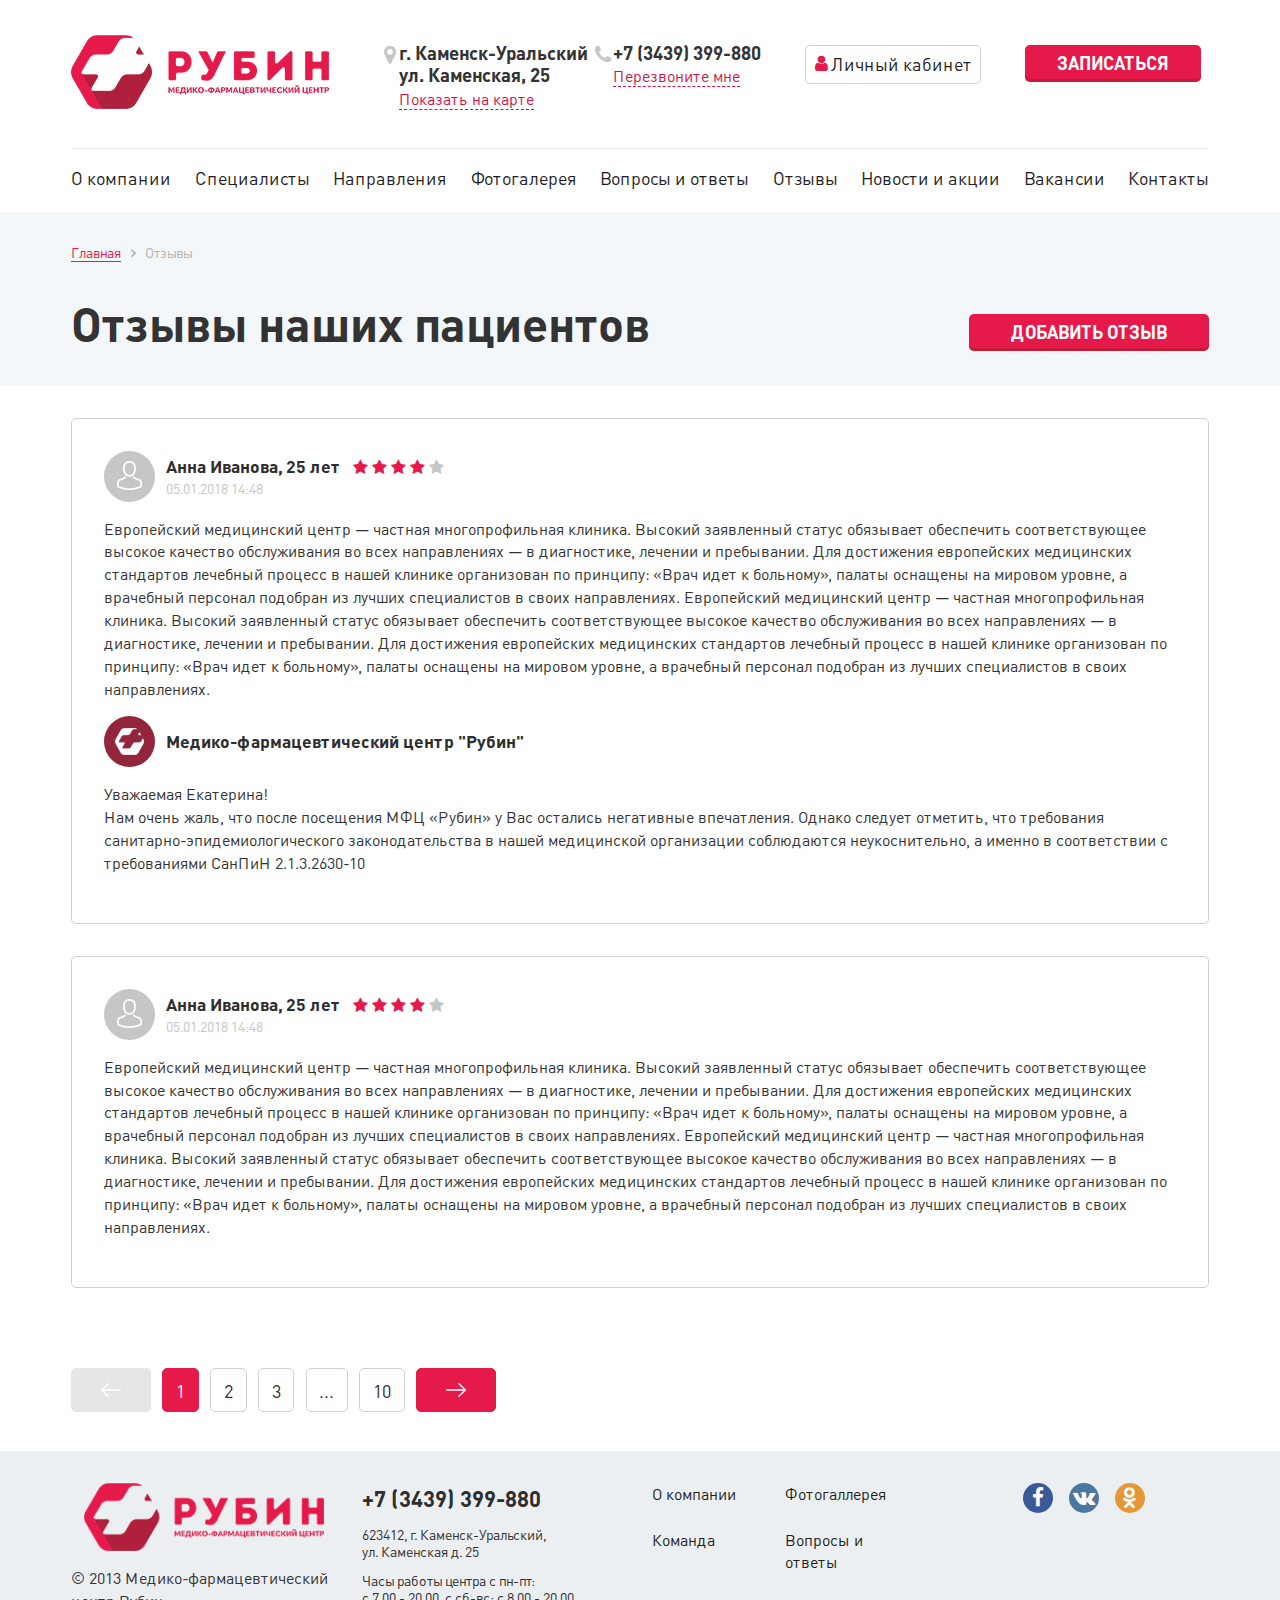
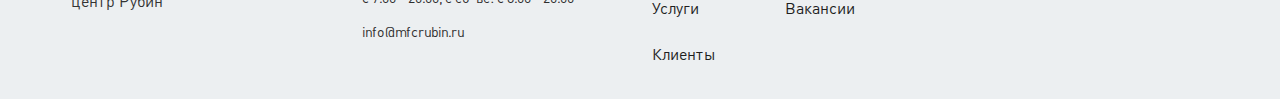
<file: reviews.html>
<!DOCTYPE html>
<html lang="ru" class="no-js">
  <head>
    <meta charset="utf-8">
    <meta http-equiv="x-ua-compatible" content="ie=edge">
    <title>Start HTML template</title>
    <meta name="description" content="Description of the project">
    <meta name="viewport" content="width=device-width, initial-scale=1,maximum-scale=1">
    <meta property="og:image" content="path/to/image.jpg">
    <link rel="shortcut icon" href="img/favicon/favicon.ico" type="image/x-icon">
    <link rel="apple-touch-icon" href="img/favicon/apple-touch-icon.png">
    <link rel="apple-touch-icon" sizes="72x72" href="img/favicon/apple-touch-icon-72x72.png">
    <link rel="apple-touch-icon" sizes="114x114" href="img/favicon/apple-touch-icon-114x114.png">
    <!-- Chrome, Firefox OS and Opera-->
    <meta name="theme-color" content="#000">
    <!-- Windows Phone-->
    <meta name="msapplication-navbutton-color" content="#000">
    <!-- iOS Safari-->
    <meta name="apple-mobile-web-app-status-bar-style" content="#000">
  </head>
  <body>
    <header class="header">
      <div class="container">
        <div class="header-top">
          <div class="menu-burger visible-xs"><a href="#" data-target="main-menu" class="menu-burger_btn"><span></span><span></span><span></span></a></div>
          <div class="logo"><a href="/">
              <picture><img src="img/logo.png" alt="logo" title="logo" class="img-responsive">
              </picture></a></div>
          <div class="header-menu-contacts hidden-xs"></div><a href="#" class="button enroll"><i class="fa fa-phone visible-xs visible-sm"></i><span class="visible-md visible-lg">Записаться</span></a>
        </div>
        <div class="navbar hidden-xs"></div>
      </div>
      <div id="main-menu" class="menu"><a href="#loginForm" class="login"><i class="fa fa-user"></i><span class="visible-xs visible-md visible-lg">Личный кабинет </span></a>
        <div class="menu-list"><a href="#" class="menu-list_link">О компании</a><a href="/team.html" class="menu-list_link">Специалисты</a><a href="#" class="menu-list_link">Направления</a><a href="#" class="menu-list_link">Фотогалерея</a><a href="#" class="menu-list_link">Вопросы и ответы</a><a href="#" class="menu-list_link">Отзывы</a><a href="#" class="menu-list_link">Новости и акции</a><a href="#" class="menu-list_link">Вакансии</a><a href="#" class="menu-list_link">Контакты</a></div>
        <div class="menu-contacts">
          <div class="menu-contacts_item"><span class="menu-contacts_icon"><i class="fa fa-map-marker"></i></span>
            <h3 class="h3">г. Каменск-Уральский<br>ул. Каменская, 25</h3><a href="#" class="menu-contacts_link">Показать на карте	</a>
          </div>
          <div class="menu-contacts_item"><span class="menu-contacts_icon"><i class="fa fa-phone"></i></span>
            <h3 class="h3">+7 (3439) 399-880 </h3><a href="#backCallForm" class="menu-contacts_link">Перезвоните мне</a>
          </div>
        </div>
      </div>
    </header>
    <section class="section page-title">
      <div class="container">
        <div class="row hidden-xs">
          <div class="col-xs-12">
            <ul class="breadcrumbs">
              <li><a href="/">Главная</a><span class="icon"><i class="fa fa-angle-right"></i></span></li>
              <li class="active">Отзывы</li>
            </ul>
          </div>
        </div>
        <div class="row">
          <div class="col-xs-12 col-md-7">
            <h1 class="h1">Отзывы наших пациентов</h1>
          </div>
          <div class="col-xs-12 col-md-5 has-text-right"><a href="#" class="button add-review-button">Добавить отзыв</a></div>
        </div>
      </div>
    </section>
    <section id="reviews" class="section">
      <div class="container">
        <div class="row">
          <div class="col-xs-12">
            <div class="review">
              <div class="review-header"><img src="img/avatar.jpg" alt="Alt review avatar" class="review-avatar">
                <div class="review-header-content">
                  <h3 class="h3 review-name">Анна Иванова,</h3>
                  <h3 class="h3 review-age">25 лет</h3>
                  <div class="review-rating"><span class="icon is-active"><i class="fa fa-star"></i></span><span class="icon is-active"><i class="fa fa-star"></i></span><span class="icon is-active"><i class="fa fa-star"></i></span><span class="icon is-active"><i class="fa fa-star"></i></span><span class="icon"><i class="fa fa-star"></i></span></div>
                  <p class="review-date">05.01.2018 14:48</p>
                </div>
              </div>
              <div class="review-text">
                <p>Европейский медицинский центр — частная многопрофильная клиника. Высокий заявленный статус обязывает обеспечить соответствующее высокое качество обслуживания во всех направлениях — в диагностике, лечении и пребывании. Для достижения европейских медицинских стандартов лечебный процесс в нашей клинике организован по принципу: «Врач идет к больному», палаты оснащены на мировом уровне, а врачебный персонал подобран из лучших специалистов в своих направлениях. Европейский медицинский центр — частная многопрофильная клиника. Высокий заявленный статус обязывает обеспечить соответствующее высокое качество обслуживания во всех направлениях — в диагностике, лечении и пребывании. Для достижения европейских медицинских стандартов лечебный процесс в нашей клинике организован по принципу: «Врач идет к больному», палаты оснащены на мировом уровне, а врачебный персонал подобран из лучших специалистов в своих направлениях.</p>
              </div>
              <div class="review">
                <div class="review-header"><img src="img/rubin-avatar.jpg" alt="Alt review avatar" class="review-avatar">
                  <div class="review-header-content">
                    <h3 class="h3 review-name">Медико-фармацевтический центр "Рубин"</h3>
                  </div>
                </div>
                <div class="review-text">
                  <p>Уважаемая Екатерина!<br>Нам очень жаль, что после посещения МФЦ «Рубин» у Вас остались негативные впечатления.
                    Однако следует отметить, что требования санитарно-эпидемиологического законодательства в нашей медицинской организации соблюдаются неукоснительно, а именно в соответствии с требованиями СанПиН 2.1.3.2630-10
                  </p>
                </div>
              </div>
            </div>
          </div>
        </div>
        <div class="row">
          <div class="col-xs-12">
            <div class="review">
              <div class="review-header"><img src="img/avatar.jpg" alt="Alt review avatar" class="review-avatar">
                <div class="review-header-content">
                  <h3 class="h3 review-name">Анна Иванова,</h3>
                  <h3 class="h3 review-age">25 лет</h3>
                  <div class="review-rating"><span class="icon is-active"><i class="fa fa-star"></i></span><span class="icon is-active"><i class="fa fa-star"></i></span><span class="icon is-active"><i class="fa fa-star"></i></span><span class="icon is-active"><i class="fa fa-star"></i></span><span class="icon"><i class="fa fa-star"></i></span></div>
                  <p class="review-date">05.01.2018 14:48</p>
                </div>
              </div>
              <div class="review-text">
                <p>Европейский медицинский центр — частная многопрофильная клиника. Высокий заявленный статус обязывает обеспечить соответствующее высокое качество обслуживания во всех направлениях — в диагностике, лечении и пребывании. Для достижения европейских медицинских стандартов лечебный процесс в нашей клинике организован по принципу: «Врач идет к больному», палаты оснащены на мировом уровне, а врачебный персонал подобран из лучших специалистов в своих направлениях. Европейский медицинский центр — частная многопрофильная клиника. Высокий заявленный статус обязывает обеспечить соответствующее высокое качество обслуживания во всех направлениях — в диагностике, лечении и пребывании. Для достижения европейских медицинских стандартов лечебный процесс в нашей клинике организован по принципу: «Врач идет к больному», палаты оснащены на мировом уровне, а врачебный персонал подобран из лучших специалистов в своих направлениях.</p>
              </div>
            </div>
          </div>
        </div>
        <div class="row">
          <div class="col-xs-12">
            <nav aria-label="Page navigation">
              <ul class="pagination">
                <li class="disabled"><a href="#" aria-label="Previous"><span aria-hidden="true" class="icon"><img src="img/left-arrow.svg" alt="prev"></span></a></li>
                <li class="hidden-xs active"><a href="#">1</a></li>
                <li class="hidden-xs"><a href="#">2</a></li>
                <li class="hidden-xs"><a href="#">3</a></li>
                <li class="hidden-xs"><a href="#">...</a></li>
                <li class="hidden-xs"><a href="#">10</a></li>
                <li><a href="#" aria-label="Next"><span aria-hidden="true" class="icon"><img src="img/right-arrow.svg" alt="next"></span></a></li>
              </ul>
            </nav>
          </div>
        </div>
      </div>
    </section>
    <footer id="footer" class="footer">
      <div class="container">
        <div class="row">
          <div class="col-xs-12 col-sm-6 col-md-4 col-lg-3">
            <div class="logo"><a href="/">
                <picture><img src="img/logo.png" alt="logo" title="logo" class="img-responsive">
                </picture></a></div>
            <p class="copyright">© 2013 Медико-фармацевтический центр Рубин</p>
          </div>
          <div class="col-sm-6 hidden-xs col-md-4 col-lg-3">
            <div class="footer-contacts"><a href="tel:+7985656565" class="footer-contacts_tel">+7 (3439) 399-880</a>
              <p class="footer-contacts_text">623412, г. Каменск-Уральский,<br>ул. Каменская д. 25</p>
              <p class="footer-contacts_text">Часы работы центра с пн-пт:<br>c 7.00 - 20.00, с сб-вс: c 8.00 - 20.00</p><a href="mailto:info@mfcrubin.ru" class="footer-contacts_mail">info@mfcrubin.ru</a>
            </div>
          </div>
          <div class="col-md-4 visible-md visible-lg col-lg-3">
            <div class="footer-menu"><a href="#" class="footer-menu_item">О компании</a><a href="#" class="footer-menu_item">Фотогаллерея</a><a href="#" class="footer-menu_item">Команда</a><a href="#" class="footer-menu_item">Вопросы и ответы</a><a href="#" class="footer-menu_item">Услуги</a><a href="#" class="footer-menu_item">Вакансии</a><a href="#" class="footer-menu_item">Клиенты</a></div>
          </div>
          <div class="col-lg-3 visible-lg">
            <div class="footer-social"><a href="#" id="facebook" class="footer-social_item"><i class="fa fa-facebook"></i></a><a href="#" id="vk" class="footer-social_item"><i class="fa fa-vk"></i></a><a href="#" id="odnoklassniki" class="footer-social_item"><i class="fa fa-odnoklassniki"></i></a></div>
          </div>
        </div>
      </div>
    </footer>
    <link rel="stylesheet" href="css/main.min.css">
    <script src="js/scripts.min.js"></script>
  </body>
</html>
</file>
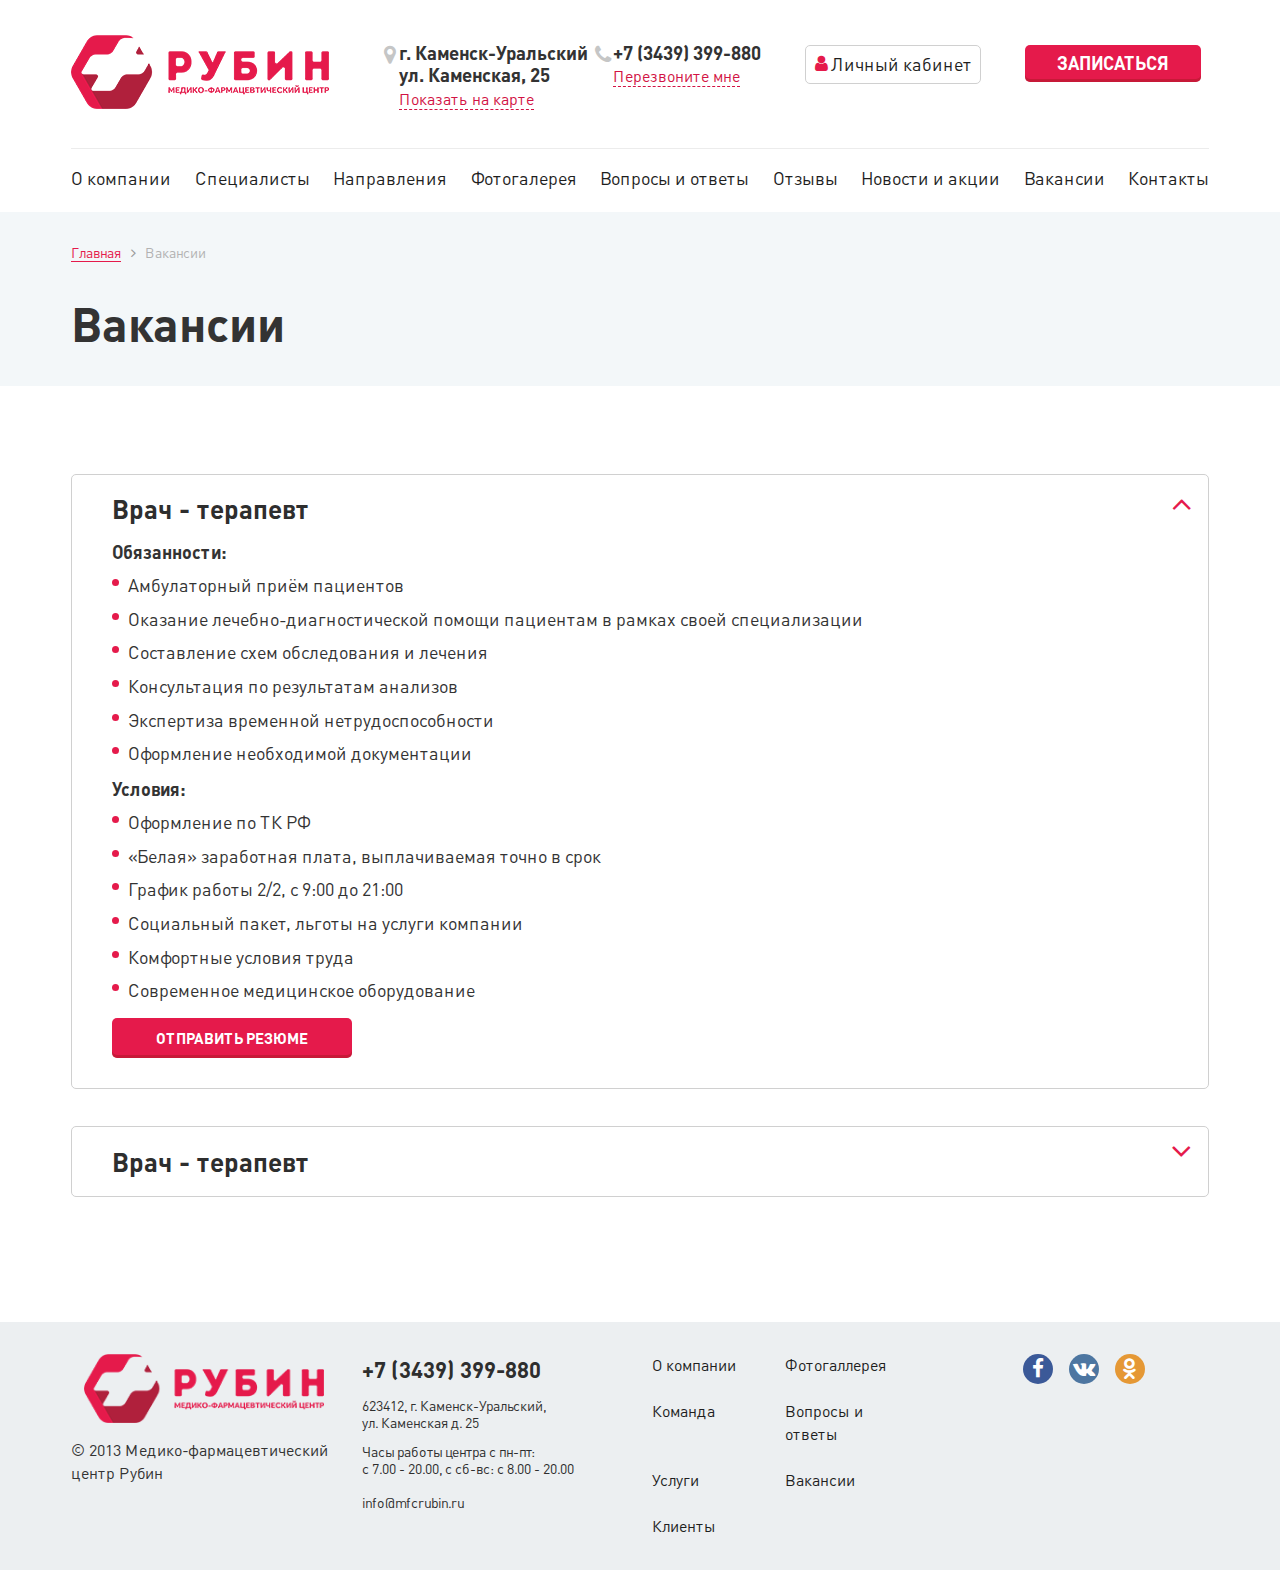
<file: vacancy.html>
<!DOCTYPE html>
<html lang="ru" class="no-js">
  <head>
    <meta charset="utf-8">
    <meta http-equiv="x-ua-compatible" content="ie=edge">
    <title>Start HTML template</title>
    <meta name="description" content="Description of the project">
    <meta name="viewport" content="width=device-width, initial-scale=1,maximum-scale=1">
    <meta property="og:image" content="path/to/image.jpg">
    <link rel="shortcut icon" href="img/favicon/favicon.ico" type="image/x-icon">
    <link rel="apple-touch-icon" href="img/favicon/apple-touch-icon.png">
    <link rel="apple-touch-icon" sizes="72x72" href="img/favicon/apple-touch-icon-72x72.png">
    <link rel="apple-touch-icon" sizes="114x114" href="img/favicon/apple-touch-icon-114x114.png">
    <!-- Chrome, Firefox OS and Opera-->
    <meta name="theme-color" content="#000">
    <!-- Windows Phone-->
    <meta name="msapplication-navbutton-color" content="#000">
    <!-- iOS Safari-->
    <meta name="apple-mobile-web-app-status-bar-style" content="#000">
  </head>
  <body>
    <header class="header">
      <div class="container">
        <div class="header-top">
          <div class="menu-burger visible-xs"><a href="#" data-target="main-menu" class="menu-burger_btn"><span></span><span></span><span></span></a></div>
          <div class="logo"><a href="/">
              <picture><img src="img/logo.png" alt="logo" title="logo" class="img-responsive">
              </picture></a></div>
          <div class="header-menu-contacts hidden-xs"></div><a href="#" class="button enroll"><i class="fa fa-phone visible-xs visible-sm"></i><span class="visible-md visible-lg">Записаться</span></a>
        </div>
        <div class="navbar hidden-xs"></div>
      </div>
      <div id="main-menu" class="menu"><a href="#loginForm" class="login"><i class="fa fa-user"></i><span class="visible-xs visible-md visible-lg">Личный кабинет </span></a>
        <div class="menu-list"><a href="#" class="menu-list_link">О компании</a><a href="/team.html" class="menu-list_link">Специалисты</a><a href="#" class="menu-list_link">Направления</a><a href="#" class="menu-list_link">Фотогалерея</a><a href="#" class="menu-list_link">Вопросы и ответы</a><a href="#" class="menu-list_link">Отзывы</a><a href="#" class="menu-list_link">Новости и акции</a><a href="#" class="menu-list_link">Вакансии</a><a href="#" class="menu-list_link">Контакты</a></div>
        <div class="menu-contacts">
          <div class="menu-contacts_item"><span class="menu-contacts_icon"><i class="fa fa-map-marker"></i></span>
            <h3 class="h3">г. Каменск-Уральский<br>ул. Каменская, 25</h3><a href="#" class="menu-contacts_link">Показать на карте	</a>
          </div>
          <div class="menu-contacts_item"><span class="menu-contacts_icon"><i class="fa fa-phone"></i></span>
            <h3 class="h3">+7 (3439) 399-880 </h3><a href="#backCallForm" class="menu-contacts_link">Перезвоните мне</a>
          </div>
        </div>
      </div>
    </header>
        <section class="section page-title">
          <div class="container">
            <div class="row hidden-xs">
              <div class="col-xs-12">
                <ul class="breadcrumbs">
                  <li><a href="/">Главная</a><span class="icon"><i class="fa fa-angle-right"></i></span></li>
                  <li class="active">Вакансии</li>
                </ul>
              </div>
            </div>
            <div class="row">
              <div class="col-xs-12">
                <h1 class="h1">Вакансии</h1>
              </div>
            </div>
          </div>
        </section>
    <section id="vacancy" class="section">
      <div class="container">
        <div class="faq-list">
          <div class="row">
            <div class="col-xs-12">
              <div class="faq-item is-active"><a href="#" class="faq-item-arrow"><span class="icon"><i class="fa fa-angle-down"></i></span></a><a href="#" class="faq-item-title">Врач - терапевт</a>
                <div class="faq-item-text">
                  <h4 class="h4 faq-item-subtitle">Обязанности:</h4>
                  <ul class="red-rounds">
                    <li>Амбулаторный приём пациентов</li>
                    <li>Оказание лечебно-диагностической помощи пациентам в рамках своей специализации</li>
                    <li>Составление схем обследования и лечения</li>
                    <li>Консультация по результатам анализов</li>
                    <li>Экспертиза временной нетрудоспособности</li>
                    <li>Оформление необходимой документации</li>
                  </ul>
                  <h4 class="h4 faq-item-subtitle">Условия:</h4>
                  <ul class="red-rounds">
                    <li>Оформление по ТК РФ</li>
                    <li>«Белая» заработная плата, выплачиваемая точно в срок</li>
                    <li>График работы 2/2, с 9:00 до 21:00</li>
                    <li>Социальный пакет, льготы на услуги компании</li>
                    <li>Комфортные условия труда</li>
                    <li>Современное медицинское оборудование</li>
                  </ul><a href="#" class="button send-resume">Отправить резюме</a>
                </div>
              </div>
            </div>
          </div>
          <div class="row">
            <div class="col-xs-12">
              <div class="faq-item"><a href="#" class="faq-item-arrow"><span class="icon"><i class="fa fa-angle-down"></i></span></a><a href="#" class="faq-item-title">Врач - терапевт</a>
                <div class="faq-item-text">
                  <h4 class="h4 faq-item-subtitle">Обязанности:</h4>
                  <ul class="red-rounds">
                    <li>Амбулаторный приём пациентов</li>
                    <li>Оказание лечебно-диагностической помощи пациентам в рамках своей специализации</li>
                    <li>Составление схем обследования и лечения</li>
                    <li>Консультация по результатам анализов</li>
                    <li>Экспертиза временной нетрудоспособности</li>
                    <li>Оформление необходимой документации</li>
                  </ul>
                  <h4 class="h4 faq-item-subtitle">Условия:</h4>
                  <ul class="red-rounds">
                    <li>Оформление по ТК РФ</li>
                    <li>«Белая» заработная плата, выплачиваемая точно в срок</li>
                    <li>График работы 2/2, с 9:00 до 21:00</li>
                    <li>Социальный пакет, льготы на услуги компании</li>
                    <li>Комфортные условия труда</li>
                    <li>Современное медицинское оборудование</li>
                  </ul><a href="#" class="button send-resume">Отправить резюме</a>
                </div>
              </div>
            </div>
          </div>
        </div>
      </div>
    </section>
    <footer id="footer" class="footer">
      <div class="container">
        <div class="row">
          <div class="col-xs-12 col-sm-6 col-md-4 col-lg-3">
            <div class="logo"><a href="/">
                <picture><img src="img/logo.png" alt="logo" title="logo" class="img-responsive">
                </picture></a></div>
            <p class="copyright">© 2013 Медико-фармацевтический центр Рубин</p>
          </div>
          <div class="col-sm-6 hidden-xs col-md-4 col-lg-3">
            <div class="footer-contacts"><a href="tel:+7985656565" class="footer-contacts_tel">+7 (3439) 399-880</a>
              <p class="footer-contacts_text">623412, г. Каменск-Уральский,<br>ул. Каменская д. 25</p>
              <p class="footer-contacts_text">Часы работы центра с пн-пт:<br>c 7.00 - 20.00, с сб-вс: c 8.00 - 20.00</p><a href="mailto:info@mfcrubin.ru" class="footer-contacts_mail">info@mfcrubin.ru</a>
            </div>
          </div>
          <div class="col-md-4 visible-md visible-lg col-lg-3">
            <div class="footer-menu"><a href="#" class="footer-menu_item">О компании</a><a href="#" class="footer-menu_item">Фотогаллерея</a><a href="#" class="footer-menu_item">Команда</a><a href="#" class="footer-menu_item">Вопросы и ответы</a><a href="#" class="footer-menu_item">Услуги</a><a href="#" class="footer-menu_item">Вакансии</a><a href="#" class="footer-menu_item">Клиенты</a></div>
          </div>
          <div class="col-lg-3 visible-lg">
            <div class="footer-social"><a href="#" id="facebook" class="footer-social_item"><i class="fa fa-facebook"></i></a><a href="#" id="vk" class="footer-social_item"><i class="fa fa-vk"></i></a><a href="#" id="odnoklassniki" class="footer-social_item"><i class="fa fa-odnoklassniki"></i></a></div>
          </div>
        </div>
      </div>
    </footer>
    <link rel="stylesheet" href="css/main.min.css">
    <script src="js/scripts.min.js"></script>
    <script src="js/_vacancy.min.js"></script>
  </body>
</html>
</file>
<file: css/main.min.css>
@charset "UTF-8";
@import url(../libs/libs.css);
@font-face {
  font-family: "DINPro-rubin";
  font-weight: normal;
  font-style: normal;
  src: url("../fonts/DINPro.eot");
  src: url("../fonts/DINPro.eot?#iefix") format("embedded-opentype"), url("../fonts/DINPro.woff") format("woff"), url("../fonts/DINPro.ttf") format("truetype"); }

@font-face {
  font-family: "DINPro-rubin";
  font-weight: 700;
  font-style: normal;
  src: url("../fonts/DINProBold.eot");
  src: url("../fonts/DINProBold.eot?#iefix") format("embedded-opentype"), url("../fonts/DINProBold.woff") format("woff"), url("../fonts/DINProBold.ttf") format("truetype"); }

@font-face {
  font-family: "DINPro-rubin";
  font-weight: 900;
  font-style: normal;
  src: url("../fonts/DINProBlack.eot");
  src: url("../fonts/DINProBlack.eot?#iefix") format("embedded-opentype"), url("../fonts/DINProBlack.woff") format("woff"), url("../fonts/DINProBlack.ttf") format("truetype"); }

*:focus {
  outline: none; }

a:focus {
  outline: none; }

html {
  font-size: 16px; }

body {
  font-family: "DINPro-rubin";
  font-weight: normal;
  font-size: 1rem;
  overflow-x: hidden;
  min-width: 320px; }

a:hover, a:focus {
  text-decoration: none; }

.button {
  display: block; }

.h3 {
  margin: 0; }

.header {
  position: relative; }
  .header-top {
    background-color: #FFF;
    z-index: 10;
    position: relative;
    display: -webkit-box;
    display: -webkit-flex;
    display: -ms-flexbox;
    display: flex;
    -webkit-box-pack: justify;
    -webkit-justify-content: space-between;
        -ms-flex-pack: justify;
            justify-content: space-between;
    -webkit-box-align: center;
    -webkit-align-items: center;
        -ms-flex-align: center;
            align-items: center;
    width: 100%;
    padding: 1rem 0 1.2rem; }
    .header-top .menu-burger a {
      width: 18px;
      height: 32px;
      display: -webkit-box;
      display: -webkit-flex;
      display: -ms-flexbox;
      display: flex;
      -webkit-box-orient: vertical;
      -webkit-box-direction: normal;
      -webkit-flex-direction: column;
          -ms-flex-direction: column;
              flex-direction: column;
      background-color: #c9c9c9;
      position: relative;
      -webkit-justify-content: space-around;
          -ms-flex-pack: distribute;
              justify-content: space-around;
      padding: 7px 0;
      margin-left: 8px; }
      .header-top .menu-burger a span {
        display: block;
        width: 100%;
        height: 3px;
        z-index: 100;
        background-color: #FFF;
        -webkit-transition: all 0.15s ease;
        -o-transition: all 0.15s ease;
        transition: all 0.15s ease; }
      .header-top .menu-burger a:before, .header-top .menu-burger a:after {
        content: '';
        position: absolute;
        background-color: #c9c9c9;
        top: 0;
        bottom: 0;
        background-color: transparent;
        border-top: 16px solid transparent;
        border-bottom: 16px solid transparent; }
      .header-top .menu-burger a:before {
        border-right: 9px solid #c9c9c9;
        right: 100%; }
      .header-top .menu-burger a:after {
        border-left: 9px solid #c9c9c9;
        left: 100%; }
      .header-top .menu-burger a.is-active span:nth-child(1) {
        -webkit-transform: rotate(45deg) translateX(3px) translateY(3px);
            -ms-transform: rotate(45deg) translateX(3px) translateY(3px);
                transform: rotate(45deg) translateX(3px) translateY(3px); }
      .header-top .menu-burger a.is-active span:nth-child(2) {
        -webkit-transform: rotate(-45deg) translateX(4px) translateY(-3px);
            -ms-transform: rotate(-45deg) translateX(4px) translateY(-3px);
                transform: rotate(-45deg) translateX(4px) translateY(-3px); }
      .header-top .menu-burger a.is-active span:nth-child(3) {
        display: none; }
    .header-top .enroll {
      width: 18px;
      height: 32px;
      line-height: 32px;
      position: relative;
      background-color: #e51a4b;
      color: #fff;
      text-align: center;
      margin-right: 8px; }
      .header-top .enroll i {
        line-height: 32px; }
      .header-top .enroll:before, .header-top .enroll:after {
        content: '';
        position: absolute;
        background-color: #e51a4b;
        top: 0;
        bottom: 0;
        background-color: transparent;
        border-top: 16px solid transparent;
        border-bottom: 16px solid transparent; }
      .header-top .enroll:before {
        border-right: 9px solid #e51a4b;
        right: 100%; }
      .header-top .enroll:after {
        border-left: 9px solid #e51a4b;
        left: 100%; }
    .header-top .logo {
      padding: 0 1.3rem; }
  .header-menu-contacts {
    display: -webkit-box;
    display: -webkit-flex;
    display: -ms-flexbox;
    display: flex; }
  .header .menu {
    -webkit-transform: scale(0.5);
        -ms-transform: scale(0.5);
            transform: scale(0.5);
    opacity: 0;
    z-index: -1;
    -webkit-transition: all 0.15s ease;
    -o-transition: all 0.15s ease;
    transition: all 0.15s ease;
    background-color: #f3f7f9;
    padding-top: 1.3rem;
    position: absolute;
    width: 100%;
    top: -150%; }
    .header .menu.is-active {
      opacity: 1 !important;
      -webkit-transform: scale(1);
          -ms-transform: scale(1);
              transform: scale(1);
      top: 100%;
      z-index: 2; }
    .header .menu-list {
      display: -webkit-box;
      display: -webkit-flex;
      display: -ms-flexbox;
      display: flex;
      -webkit-box-orient: vertical;
      -webkit-box-direction: normal;
      -webkit-flex-direction: column;
          -ms-flex-direction: column;
              flex-direction: column;
      padding: .78rem 10px;
      border-top: 1px solid rgba(195, 196, 196, 0.32);
      border-bottom: 1px solid rgba(195, 196, 196, 0.32); }
      .header .menu-list_link {
        color: #1e1e1e;
        font-size: 1.375rem;
        line-height: 2.625rem;
        position: relative; }
        .header .menu-list_link:before {
          -webkit-transition: all 0.15s ease;
          -o-transition: all 0.15s ease;
          transition: all 0.15s ease;
          content: '';
          position: absolute;
          width: 0;
          bottom: 0;
          height: 3px;
          background-color: #e51a4b; }
        .header .menu-list_link:hover {
          color: #e51a4b; }
          .header .menu-list_link:hover:before {
            width: 100%; }
    .header .menu .login {
      background-color: transparent;
      border: 1px solid #d0d0d0;
      -webkit-border-radius: 5px;
              border-radius: 5px;
      margin: 0 .6rem 1.3rem;
      line-height: 2.313rem;
      text-align: center;
      display: -webkit-box;
      display: -webkit-flex;
      display: -ms-flexbox;
      display: flex;
      -webkit-box-pack: center;
      -webkit-justify-content: center;
          -ms-flex-pack: center;
              justify-content: center;
      -webkit-box-align: center;
      -webkit-align-items: center;
          -ms-flex-align: center;
              align-items: center;
      color: #1e1e1e;
      font-size: 1.125rem; }
      .header .menu .login i {
        color: #e51a4b;
        margin-right: 3px; }
    .header .menu-contacts {
      padding: 1.3rem 10px; }
      .header .menu-contacts_item {
        position: relative;
        line-height: 1.22;
        margin-left: 1.6rem;
        margin-bottom: 1rem; }
        .header .menu-contacts_item:last-child {
          margin-bottom: 0; }
      .header .menu-contacts_icon {
        position: absolute;
        right: -webkit-calc(100% + .8rem);
        right: calc(100% + .8rem);
        font-size: 1.3rem;
        color: #c5c6c6; }
      .header .menu-contacts_link {
        color: #d21344;
        border-bottom: 1px dashed #d21344;
        line-height: 1.6; }
        .header .menu-contacts_link:hover {
          color: #d21344; }
  .header .navbar .menu-list {
    border-bottom: none;
    -webkit-box-orient: horizontal;
    -webkit-box-direction: normal;
    -webkit-flex-direction: row;
        -ms-flex-direction: row;
            flex-direction: row;
    -webkit-flex-wrap: wrap;
        -ms-flex-wrap: wrap;
            flex-wrap: wrap;
    -webkit-box-pack: justify;
    -webkit-justify-content: space-between;
        -ms-flex-pack: justify;
            justify-content: space-between;
    padding: .5rem 0 .8rem; }
    .header .navbar .menu-list_link {
      font-size: 1.125rem; }

#banner {
  background-color: #f5f7f8; }
  #banner .banner-slider {
    position: relative; }
    #banner .banner-slider_item {
      height: 260px;
      -webkit-background-size: cover;
              background-size: cover;
      background-position: right center;
      padding: .3rem 0 3.4rem; }
    #banner .banner-slider_title {
      color: #2e2e2e;
      font-size: 1.75rem;
      font-weight: 900;
      margin: 0;
      line-height: 1.2;
      max-width: 80%; }
    #banner .banner-slider_subtitle {
      color: #1e1e1e;
      font-size: 1rem;
      font-weight: 400;
      line-height: 1.2;
      max-width: 80%; }
    #banner .banner-slider_button {
      line-height: 2.313rem;
      background-color: #e51a4b;
      color: #fff;
      text-transform: uppercase;
      max-width: 176px;
      font-size: 0.938rem;
      text-align: center;
      font-weight: 700;
      -webkit-border-radius: 5px;
              border-radius: 5px;
      margin-top: .6rem;
      width: 100%;
      height: inherit;
      -webkit-box-shadow: inset 0 -0.187rem 0 rgba(144, 26, 24, 0.35);
              box-shadow: inset 0 -0.187rem 0 rgba(144, 26, 24, 0.35); }
      #banner .banner-slider_button:hover, #banner .banner-slider_button:focus {
        color: #fff; }
  #banner .slick-dots {
    position: absolute;
    list-style-type: none;
    margin: 0;
    padding: 0;
    display: -webkit-box;
    display: -webkit-flex;
    display: -ms-flexbox;
    display: flex;
    left: 4%;
    bottom: 23px; }
    #banner .slick-dots li button {
      color: transparent;
      font-size: 0;
      padding: 0;
      background-color: transparent;
      border: 1px solid #999999;
      width: 9px;
      margin-right: .8rem;
      height: 14px;
      position: relative;
      border-left-color: transparent;
      border-right-color: transparent; }
      #banner .slick-dots li button:before, #banner .slick-dots li button:after {
        content: '';
        position: absolute;
        background-color: transparent;
        left: -1px;
        top: -1px;
        width: 9px;
        height: 14px;
        border: 1px solid #999999;
        border-left-color: transparent;
        border-right-color: transparent; }
      #banner .slick-dots li button:before {
        -webkit-transform: rotate(60deg);
            -ms-transform: rotate(60deg);
                transform: rotate(60deg); }
      #banner .slick-dots li button:after {
        -webkit-transform: rotate(-60deg);
            -ms-transform: rotate(-60deg);
                transform: rotate(-60deg); }
    #banner .slick-dots li:hover button {
      border-top-color: #e51a4b;
      border-bottom-color: #e51a4b; }
      #banner .slick-dots li:hover button:before, #banner .slick-dots li:hover button:after {
        border-top-color: #e51a4b;
        border-bottom-color: #e51a4b; }
    #banner .slick-dots li.slick-active button {
      background-color: #e51a4b;
      border-top-color: #e51a4b;
      border-bottom-color: #e51a4b; }
      #banner .slick-dots li.slick-active button:before, #banner .slick-dots li.slick-active button:after {
        background-color: #e51a4b;
        border-top-color: #e51a4b;
        border-bottom-color: #e51a4b; }

.section-title {
  color: #2e2e2e;
  font-size: 1.625rem;
  font-weight: 700;
  margin: 0;
  line-height: 1.33; }

#activities {
  padding-top: 1rem;
  padding-bottom: 1rem; }
  #activities .activities-item {
    height: 172px;
    width: 100%;
    border: 0.063rem solid #c5c6c6;
    -webkit-border-radius: 5px;
            border-radius: 5px;
    display: -webkit-box;
    display: -webkit-flex;
    display: -ms-flexbox;
    display: flex;
    -webkit-box-orient: vertical;
    -webkit-box-direction: normal;
    -webkit-flex-direction: column;
        -ms-flex-direction: column;
            flex-direction: column;
    -webkit-box-pack: center;
    -webkit-justify-content: center;
        -ms-flex-pack: center;
            justify-content: center;
    -webkit-box-align: center;
    -webkit-align-items: center;
        -ms-flex-align: center;
            align-items: center;
    cursor: pointer;
    margin-bottom: .31rem; }
    #activities .activities-item svg {
      height: 74px;
      width: auto;
      -webkit-transition: all 0.15s ease;
      -o-transition: all 0.15s ease;
      transition: all 0.15s ease; }
    #activities .activities-item_title {
      color: #2e2e2e;
      -webkit-transition: all 0.15s ease;
      -o-transition: all 0.15s ease;
      transition: all 0.15s ease;
      font-size: 1.375rem;
      font-weight: 700;
      text-align: center;
      line-height: 1.2; }
    #activities .activities-item:hover svg {
      fill: #e51a4b; }
    #activities .activities-item:hover .activities-item_title {
      color: #e51a4b; }

.nothing {
  padding-left: 1.5rem;
  margin-bottom: 3rem; }

#entry {
  padding-bottom: 1.8rem; }
  #entry #specialist_search {
    position: relative; }
    #entry #specialist_search .nothing {
      padding-left: 1.5rem; }
    #entry #specialist_search .search-form_result {
      border-bottom: 1px solid #ccc;
      margin-bottom: 0;
      padding-bottom: .875rem; }
  #entry .specialists-list {
    margin-top: .65rem;
    margin-bottom: 1.4rem;
    display: -webkit-box;
    display: -webkit-flex;
    display: -ms-flexbox;
    display: flex;
    -webkit-box-orient: vertical;
    -webkit-box-direction: normal;
    -webkit-flex-direction: column;
        -ms-flex-direction: column;
            flex-direction: column;
    border: 1px solid #d0d0d0;
    -webkit-border-radius: 5px;
            border-radius: 5px;
    -webkit-box-align: stretch;
    -webkit-align-items: stretch;
        -ms-flex-align: stretch;
            align-items: stretch;
    padding: 1rem; }
    #entry .specialists-list_item {
      background-color: #eceff1;
      -webkit-border-radius: 5px;
              border-radius: 5px;
      width: 100%;
      text-align: center;
      line-height: 80px;
      color: #2e2e2e;
      font-size: 1.25rem;
      font-weight: 700;
      margin-bottom: 1.09rem;
      height: 80px;
      -webkit-transition: all 0.15s ease;
      -o-transition: all 0.15s ease;
      transition: all 0.15s ease; }
      #entry .specialists-list_item:last-child {
        margin-bottom: 0; }
      #entry .specialists-list_item:hover {
        background-color: #e51a4b;
        color: #fff; }
    #entry .specialists-list_all {
      line-height: 1.3;
      border: 1px solid #d0d0d0;
      background-color: transparent;
      display: -webkit-box;
      display: -webkit-flex;
      display: -ms-flexbox;
      display: flex;
      -webkit-box-pack: center;
      -webkit-justify-content: center;
          -ms-flex-pack: center;
              justify-content: center;
      -webkit-box-align: center;
      -webkit-align-items: center;
          -ms-flex-align: center;
              align-items: center; }
      #entry .specialists-list_all:hover {
        background-color: transparent;
        border-color: #e51a4b;
        color: #e51a4b; }

.datepicker--cell-day.-other-month-, .datepicker--cell-year.-other-decade- {
  color: #fff; }

.datepicker--day-name {
  color: #2e2e2e; }
  .datepicker--day-name.-weekend- {
    color: #e51a4b; }

.datepicker--cell-day.-weekend-, .datepicker--cell-day.-current- {
  color: #be1c48; }

.datepicker--cell-day.-current-:hover {
  color: #fff; }

.datepicker--cell-day.-selected- {
  background-color: #e51a4b;
  color: #fff; }
  .datepicker--cell-day.-selected-.-focus- {
    background-color: #e51a4b; }

#hero {
  background-color: #f5f7f8; }
  #hero .hero-content {
    -webkit-background-size: auto 235px;
            background-size: auto 235px;
    background-repeat: no-repeat;
    background-position: center bottom;
    height: 456px; }
    #hero .hero-content_title {
      color: #2e2e2e;
      font-size: 1.75rem;
      font-weight: 700;
      line-height: 1.3;
      margin-bottom: .3rem; }
    #hero .hero-content_text {
      margin: 0;
      line-height: 1.3; }
    #hero .hero-content_button {
      width: 100%;
      display: block;
      text-align: center;
      background-color: #e51a4b;
      -webkit-border-radius: 5px;
              border-radius: 5px;
      line-height: 46px;
      color: #fff;
      font-size: 1.125rem;
      font-weight: 700;
      text-transform: uppercase;
      margin-top: 1rem;
      -webkit-box-shadow: inset 0 -0.187rem 0 rgba(144, 26, 24, 0.35);
              box-shadow: inset 0 -0.187rem 0 rgba(144, 26, 24, 0.35); }

#news {
  padding-top: 1.8rem;
  padding-bottom: 2.4rem; }
  #news .main_news-item_date {
    color: #7f7f7f;
    font-size: 0.875rem;
    margin-top: .7rem;
    margin-bottom: .3rem; }
  #news .main_news-item_title {
    line-height: 1.2;
    font-size: 1.125rem; }
    #news .main_news-item_title a {
      color: #2e2e2e;
      -webkit-transition: color 0.15s ease;
      -o-transition: color 0.15s ease;
      transition: color 0.15s ease; }
    #news .main_news-item_title:hover a {
      color: #e51a4b; }
  #news .main_news-item_text {
    color: #2e2e2e;
    font-size: 0.875rem;
    margin-top: .7rem;
    line-height: 1.25;
    margin-bottom: 1.4rem; }
  #news .main_news-all {
    width: 100%;
    display: block;
    text-align: center;
    background-color: #e51a4b;
    font-size: 1.125rem;
    -webkit-border-radius: 5px;
            border-radius: 5px;
    color: #fff;
    line-height: 46px;
    -webkit-box-shadow: inset 0 -0.187rem 0 rgba(144, 26, 24, 0.35);
            box-shadow: inset 0 -0.187rem 0 rgba(144, 26, 24, 0.35); }
    #news .main_news-all span {
      position: relative;
      background-color: #fff;
      color: #e51a4b;
      width: 14px;
      display: inline-block;
      text-align: center;
      margin-left: 1rem;
      line-height: 28px;
      font-size: 1.6rem;
      -webkit-transform: translateY(2px);
          -ms-transform: translateY(2px);
              transform: translateY(2px); }
      #news .main_news-all span:before, #news .main_news-all span:after {
        content: '';
        position: absolute;
        background-color: #fff;
        top: 0;
        bottom: 0;
        background-color: transparent;
        border-top: 14px solid transparent;
        border-bottom: 14px solid transparent; }
      #news .main_news-all span:before {
        border-right: 9px solid #fff;
        right: 100%; }
      #news .main_news-all span:after {
        border-left: 9px solid #fff;
        left: 100%; }

#footer {
  background-color: #eceff1;
  padding-top: 2rem;
  padding-bottom: .6rem; }
  #footer .logo {
    width: 150px;
    margin: 0 auto; }
  #footer .copyright {
    text-align: center; }
  #footer .footer-contacts_tel {
    color: #2e2e2e;
    font-size: 1.375rem;
    font-weight: 700;
    -webkit-transition: color 0.15s ease;
    -o-transition: color 0.15s ease;
    transition: color 0.15s ease; }
    #footer .footer-contacts_tel:hover {
      color: #e51a4b; }
  #footer .footer-contacts_text {
    color: #2e2e2e;
    font-size: 0.875rem;
    margin: .8rem 0;
    line-height: 1.2; }
  #footer .footer-contacts_mail {
    color: #2e2e2e;
    font-size: 0.875rem;
    -webkit-transition: color 0.15s ease;
    -o-transition: color 0.15s ease;
    transition: color 0.15s ease; }
    #footer .footer-contacts_mail:hover {
      color: #e51a4b; }
  #footer .footer-menu {
    display: -webkit-box;
    display: -webkit-flex;
    display: -ms-flexbox;
    display: flex;
    -webkit-box-pack: justify;
    -webkit-justify-content: space-between;
        -ms-flex-pack: justify;
            justify-content: space-between;
    -webkit-flex-wrap: wrap;
        -ms-flex-wrap: wrap;
            flex-wrap: wrap; }
    #footer .footer-menu_item {
      width: 50%;
      color: #1e1e1e;
      font-size: 1rem;
      -webkit-transition: color 0.15s ease;
      -o-transition: color 0.15s ease;
      transition: color 0.15s ease;
      margin-bottom: 1.45rem; }
      #footer .footer-menu_item:hover {
        color: #e51a4b; }
  #footer .footer-social {
    display: -webkit-box;
    display: -webkit-flex;
    display: -ms-flexbox;
    display: flex;
    -webkit-box-pack: center;
    -webkit-justify-content: center;
        -ms-flex-pack: center;
            justify-content: center; }
    #footer .footer-social_item {
      margin-left: 1rem;
      width: 30px;
      height: 30px;
      text-align: center;
      line-height: 30px;
      color: #fff;
      -webkit-border-radius: 50%;
              border-radius: 50%;
      font-size: 1.3rem; }
    #footer .footer-social #facebook {
      background-color: #3b5998; }
    #footer .footer-social #vk {
      background-color: #4d76a1; }
    #footer .footer-social #odnoklassniki {
      background-color: #e59835; }

.is-fullwidth {
  width: 100%; }

.entry-form,
.modal-form {
  background-color: #f5f7f8;
  -webkit-border-radius: 5px;
          border-radius: 5px;
  padding: .8rem .8rem 1.4rem;
  margin-top: 1rem;
  background-position: left bottom;
  background-repeat: no-repeat;
  background-image: none; }
  .entry-form_text,
  .modal-form_text {
    margin: 0;
    color: #2e2e2e;
    line-height: 1.3;
    margin-bottom: 1.2rem; }
  .entry-form_field,
  .modal-form_field {
    display: -webkit-box;
    display: -webkit-flex;
    display: -ms-flexbox;
    display: flex;
    -webkit-box-orient: vertical;
    -webkit-box-direction: normal;
    -webkit-flex-direction: column;
        -ms-flex-direction: column;
            flex-direction: column;
    position: relative;
    margin-bottom: .8rem; }
    .entry-form_field .label,
    .modal-form_field .label {
      font-size: 0.875rem;
      margin-bottom: .55rem; }
    .entry-form_field .input,
    .modal-form_field .input {
      -webkit-border-radius: 5px;
              border-radius: 5px;
      background-color: white;
      border: 1px solid #d0d0d0;
      line-height: 44px;
      padding: 0 1rem;
      font-size: 0.875rem; }
  .entry-form_checkbox,
  .modal-form_checkbox {
    width: 100%;
    height: 40px;
    font-size: 1rem; }
    .entry-form_checkbox .checkbox,
    .modal-form_checkbox .checkbox {
      display: block;
      position: relative; }
      .entry-form_checkbox .checkbox [type="checkbox"]:not(:checked), .entry-form_checkbox .checkbox [type="checkbox"]:checked,
      .modal-form_checkbox .checkbox [type="checkbox"]:not(:checked),
      .modal-form_checkbox .checkbox [type="checkbox"]:checked {
        position: absolute;
        left: -9999px; }
      .entry-form_checkbox .checkbox [type="checkbox"]:not(:checked) + label,
      .entry-form_checkbox .checkbox [type="checkbox"]:checked + label,
      .modal-form_checkbox .checkbox [type="checkbox"]:not(:checked) + label,
      .modal-form_checkbox .checkbox [type="checkbox"]:checked + label {
        position: absolute;
        left: 20px;
        top: 0;
        cursor: pointer;
        width: 100%; }
        .entry-form_checkbox .checkbox [type="checkbox"]:not(:checked) + label a,
        .entry-form_checkbox .checkbox [type="checkbox"]:checked + label a,
        .modal-form_checkbox .checkbox [type="checkbox"]:not(:checked) + label a,
        .modal-form_checkbox .checkbox [type="checkbox"]:checked + label a {
          color: #e51a4b; }
          .entry-form_checkbox .checkbox [type="checkbox"]:not(:checked) + label a:hover,
          .entry-form_checkbox .checkbox [type="checkbox"]:checked + label a:hover,
          .modal-form_checkbox .checkbox [type="checkbox"]:not(:checked) + label a:hover,
          .modal-form_checkbox .checkbox [type="checkbox"]:checked + label a:hover {
            color: #b7153c; }
      .entry-form_checkbox .checkbox [type="checkbox"]:not(:checked) + label:before,
      .entry-form_checkbox .checkbox [type="checkbox"]:checked + label:before,
      .modal-form_checkbox .checkbox [type="checkbox"]:not(:checked) + label:before,
      .modal-form_checkbox .checkbox [type="checkbox"]:checked + label:before {
        content: '';
        position: absolute;
        left: -20px;
        top: 4px;
        width: 14px;
        height: 14px;
        background-color: white;
        border: 1px solid #d0d0d0;
        -webkit-border-radius: 2px;
                border-radius: 2px; }
      .entry-form_checkbox .checkbox [type="checkbox"] + label:after,
      .entry-form_checkbox .checkbox [type="checkbox"]:checked + label:after,
      .modal-form_checkbox .checkbox [type="checkbox"] + label:after,
      .modal-form_checkbox .checkbox [type="checkbox"]:checked + label:after {
        content: '✔';
        position: absolute;
        top: 6px;
        left: -18px;
        font-size: .8em;
        line-height: 0.8;
        color: #e51a4b;
        -webkit-transition: all .2s;
        -o-transition: all .2s;
        transition: all .2s; }
      .entry-form_checkbox .checkbox [type="checkbox"] + label:after,
      .modal-form_checkbox .checkbox [type="checkbox"] + label:after {
        opacity: 0;
        -webkit-transform: scale(0);
            -ms-transform: scale(0);
                transform: scale(0); }
      .entry-form_checkbox .checkbox [type="checkbox"]:checked + label:after,
      .modal-form_checkbox .checkbox [type="checkbox"]:checked + label:after {
        opacity: 1;
        -webkit-transform: scale(1);
            -ms-transform: scale(1);
                transform: scale(1); }
  .entry-form_submit,
  .modal-form_submit {
    width: 100%;
    margin-top: 1rem;
    background-color: #e51a4b;
    -webkit-border-radius: 5px;
            border-radius: 5px;
    border: none;
    color: #fff;
    line-height: 44px;
    font-size: 1.125rem;
    font-weight: 700;
    text-transform: uppercase;
    -webkit-box-shadow: inset 0 -0.187rem 0 rgba(144, 26, 24, 0.35);
            box-shadow: inset 0 -0.187rem 0 rgba(144, 26, 24, 0.35); }

.modal-form {
  width: 100%;
  max-width: 656px;
  margin: 0 auto;
  background-color: #f5f7f8;
  -webkit-border-radius: 5px;
          border-radius: 5px;
  position: relative;
  padding: 40px 45px; }
  .modal-form .mfp-close {
    color: #5c5c5c;
    border: 1px solid #5c5c5c;
    width: 26px;
    height: 26px;
    line-height: 22px;
    margin-top: 15px;
    margin-right: 15px;
    -webkit-border-radius: 50%;
            border-radius: 50%; }
  .modal-form_link {
    display: block;
    margin-top: 1rem;
    margin-bottom: .8rem;
    color: #e51a4b;
    text-decoration: underline; }
    .modal-form_link:hover {
      color: #b7153c;
      text-decoration: underline; }
  .modal-form_submit {
    max-width: 240px; }
  .modal-form_title {
    color: #2e2e2e;
    font-size: 1.875rem;
    font-weight: 700; }
  .modal-form_text {
    max-width: 90%; }
  .modal-form .field {
    margin-bottom: 1rem; }
    .modal-form .field .label {
      display: block;
      margin-bottom: .3rem;
      font-size: 1.5rem 1rem; }
    .modal-form .field .input {
      border: 1px solid #d0d0d0;
      -webkit-border-radius: 5px;
              border-radius: 5px;
      padding: 1rem;
      line-height: 1.3; }

.search-form {
  position: relative;
  margin-top: .6rem;
  margin-bottom: 1.25rem; }
  .search-form [type="text"] {
    width: 100%;
    padding: 0 1rem;
    background-color: #eceff1;
    line-height: 36px;
    border: 1px solid #d0d0d0;
    -webkit-border-radius: 5px;
            border-radius: 5px; }
  .search-form [type="submit"] {
    position: absolute;
    width: 48px;
    right: 0;
    top: 0;
    height: 100%;
    background-color: #e51a4b;
    border: none;
    color: #fff;
    font-size: 1.4rem;
    -webkit-border-radius: 0px 5px 5px 0px;
            border-radius: 0px 5px 5px 0px;
    -webkit-box-shadow: inset 0 -0.187rem 0 rgba(144, 26, 24, 0.35);
            box-shadow: inset 0 -0.187rem 0 rgba(144, 26, 24, 0.35); }
  .search-form_content {
    position: absolute;
    background-color: #fff;
    border: 0.063rem solid #c5c6c6;
    -webkit-border-radius: 5px;
            border-radius: 5px;
    z-index: 2;
    width: 100%;
    top: 100%;
    margin-top: .3rem;
    max-height: 490px;
    overflow-y: scroll; }
  .search-form p {
    padding: 0.3rem 1.5rem; }
  .search-form_title {
    color: #333;
    font-size: 0.875rem;
    font-weight: 600;
    background-color: #f5f6fa;
    margin: 0; }
  .search-form_result {
    font-size: 1.125rem;
    color: #333;
    font-weight: 600;
    display: block;
    padding: 0 1.4rem;
    cursor: pointer;
    margin: .875rem 0;
    -webkit-transition: all 0.15s ease;
    -o-transition: all 0.15s ease;
    transition: all 0.15s ease; }
    .search-form_result:hover {
      color: #e51a4b; }

.page-title {
  font-size: .8rem;
  font-weight: 700;
  margin: 0;
  line-height: 1.25;
  padding-bottom: 1rem; }

.breadcrumbs {
  display: -webkit-box;
  display: -webkit-flex;
  display: -ms-flexbox;
  display: flex;
  list-style-type: none;
  margin: 0;
  padding: 0;
  margin-top: 2rem;
  font-size: .875rem;
  font-weight: 400; }
  .breadcrumbs a {
    color: #e51a4b;
    border-bottom: 1px solid #e51a4b; }
  .breadcrumbs .icon {
    margin-left: .6rem;
    margin-right: .6rem;
    color: #9a9a9a; }
  .breadcrumbs .active {
    color: #b2b2b2; }

#teamSearch .search-form,
#service .search-form {
  margin-top: 0rem; }

#teamSearch .nothing,
#service .nothing {
  margin-bottom: 3rem; }

#teamSearch .team-item,
#service .team-item {
  padding: 1rem 0.7rem; }
  #teamSearch .team-item_border,
  #service .team-item_border {
    border-bottom: 1px solid #b2b2b2;
    padding-top: 1.1rem; }

#teamSearch .team-name,
#service .team-name {
  font-size: 1.25rem; }

#teamSearch .team-specialist_level, #teamSearch .team-specialist_activity,
#service .team-specialist_level,
#service .team-specialist_activity {
  margin: 0; }

#teamSearch .team-qualify .h4,
#service .team-qualify .h4 {
  margin: .5rem 0; }

#teamSearch .team-qualify_item,
#service .team-qualify_item {
  margin: 0;
  line-height: 1.6; }

#teamSearch .team-link,
#service .team-link {
  color: #e51a4b;
  display: inline-block;
  border-bottom: 1px dashed #e51a4b;
  margin: 1rem 0; }

.pagination {
  list-style-type: none;
  margin: 0;
  padding: 0;
  display: -webkit-box;
  display: -webkit-flex;
  display: -ms-flexbox;
  display: flex;
  -webkit-box-pack: justify;
  -webkit-justify-content: space-between;
      -ms-flex-pack: justify;
          justify-content: space-between;
  margin-bottom: 1rem;
  height: 35px; }
  .pagination li {
    width: 50%;
    text-align: center;
    -webkit-border-radius: 5px;
            border-radius: 5px;
    background-color: #e51a4b;
    margin-right: .7rem;
    cursor: pointer; }
    .pagination li.disabled {
      cursor: not-allowed;
      background-color: #e6e6e6; }
      .pagination li.disabled a {
        cursor: not-allowed; }
    .pagination li:last-child {
      margin-right: 0; }
    .pagination li a {
      color: #fff;
      line-height: 35px; }
      .pagination li a .icon img {
        width: 20px; }

#activitiesSearch .search-form {
  margin-bottom: 2.4rem; }

.activity-item {
  margin-bottom: 3rem; }

.activity-button {
  display: -webkit-box;
  display: -webkit-flex;
  display: -ms-flexbox;
  display: flex;
  -webkit-box-orient: vertical;
  -webkit-box-direction: normal;
  -webkit-flex-direction: column;
      -ms-flex-direction: column;
          flex-direction: column;
  -webkit-box-align: center;
  -webkit-align-items: center;
      -ms-flex-align: center;
          align-items: center;
  color: #2e2e2e;
  border: 1px solid #ddd;
  -webkit-border-radius: 5px;
          border-radius: 5px;
  padding: .875rem;
  -webkit-transition: all 0.15s ease;
  -o-transition: all 0.15s ease;
  transition: all 0.15s ease;
  line-height: 1.4;
  margin-bottom: .875rem; }
  .activity-button:hover {
    color: #fff;
    background-color: #e51a4b; }
    .activity-button:hover svg {
      fill: #fff; }
  .activity-button img {
    width: 50px;
    fill: #c5c6c6; }

.activity-retirement {
  font-size: 1.625rem;
  font-weight: 700; }
  .activity-retirement span {
    margin: 0; }

.img-responsive {
  width: 100%;
  max-width: 100%;
  height: auto;
  display: block; }

#activity_header {
  background-color: #f3f7f9; }

.leader-img {
  width: 55%;
  margin-top: 1.5rem; }

.leader-name {
  color: #e51a4b;
  font-size: 1.625rem;
  font-weight: 700;
  line-height: 1.3;
  margin-bottom: 0; }

.leader-work {
  margin: 2px 0 0 0;
  line-height: 1.3; }

.leader-time {
  margin: .5rem 0 1.5rem 0; }

#activity_works {
  padding-top: 1.5rem; }

#activity_banner {
  background-color: #f3f7f9; }
  #activity_banner .activity-banner {
    margin-bottom: 17rem; }
    #activity_banner .activity-banner-title {
      font-size: 1.75rem;
      font-weight: 700;
      margin-top: 1rem;
      line-height: 1.25; }
    #activity_banner .activity-banner .button {
      line-height: 2.313rem;
      background-color: #e51a4b;
      color: #fff;
      text-transform: uppercase;
      font-size: 0.938rem;
      text-align: center;
      font-weight: 700;
      -webkit-border-radius: 5px;
              border-radius: 5px;
      margin-top: .6rem;
      width: 100%;
      height: inherit;
      -webkit-box-shadow: inset 0 -0.187rem 0 rgba(144, 26, 24, 0.35);
              box-shadow: inset 0 -0.187rem 0 rgba(144, 26, 24, 0.35); }
      #activity_banner .activity-banner .button:hover, #activity_banner .activity-banner .button:focus {
        color: #fff; }
  #activity_banner .with-bg-img {
    background-position: bottom center;
    background-repeat: no-repeat;
    -webkit-background-size: 60% 60%;
            background-size: 60%; }

#activity-news {
  margin-top: 1rem;
  padding-bottom: 1rem; }
  #activity-news .activity-article {
    margin-bottom: 1rem; }
    #activity-news .activity-article-date {
      color: #7f7f7f;
      display: block;
      font-size: 0.875rem;
      margin: 1.2rem 0 0 0; }
    #activity-news .activity-article-title {
      margin: 0;
      font-size: 1.125rem; }
    #activity-news .activity-article-text {
      font-size: 0.875rem;
      margin: 0; }
  #activity-news .articles-all {
    line-height: 2.313rem;
    background-color: #e51a4b;
    color: #fff;
    text-transform: uppercase;
    font-size: 0.938rem;
    text-align: center;
    font-weight: 700;
    -webkit-border-radius: 5px;
            border-radius: 5px;
    margin-top: .6rem;
    width: 100%;
    height: inherit;
    -webkit-box-shadow: inset 0 -0.187rem 0 rgba(144, 26, 24, 0.35);
            box-shadow: inset 0 -0.187rem 0 rgba(144, 26, 24, 0.35); }
    #activity-news .articles-all:hover, #activity-news .articles-all:focus {
      color: #fff; }

.faq-item {
  width: 100%;
  border: 0.063rem solid #d0d0d0;
  -webkit-border-radius: 5px;
          border-radius: 5px;
  padding: .8rem;
  position: relative;
  margin-bottom: .5rem; }
  .faq-item-title {
    width: 85%;
    display: block;
    color: #2e2e2e;
    font-size: 1rem;
    font-weight: 700;
    line-height: 1.3; }
    .faq-item-title:hover, .faq-item-title:active, .faq-item-title:focus {
      color: #e51a4b; }
  .faq-item-text {
    -webkit-transition: all .25s ease-in-out;
    -o-transition: all .25s ease-in-out;
    transition: all .25s ease-in-out;
    -webkit-transform: scaleY(0);
        -ms-transform: scaleY(0);
            transform: scaleY(0);
    -webkit-transform-origin: top;
        -ms-transform-origin: top;
            transform-origin: top;
    font-size: 0;
    margin: 0; }
  .faq-item-arrow {
    position: absolute;
    -webkit-transition: all .25s ease-in-out;
    -o-transition: all .25s ease-in-out;
    transition: all .25s ease-in-out;
    right: 1rem;
    top: 0rem;
    color: #e51a4b;
    font-size: 2rem; }
    .faq-item-arrow:hover, .faq-item-arrow:active, .faq-item-arrow:focus {
      color: #e51a4b; }
  .faq-item.is-active .faq-item-text {
    height: auto;
    margin: .8rem 0;
    line-height: 1.75;
    font-size: .875rem;
    -webkit-transform: scaleY(1);
        -ms-transform: scaleY(1);
            transform: scaleY(1); }
  .faq-item.is-active .faq-item-arrow {
    -webkit-transform: rotate(180deg) translateY(-0.5rem);
        -ms-transform: rotate(180deg) translateY(-0.5rem);
            transform: rotate(180deg) translateY(-0.5rem); }

.has-text-right {
  text-align: right; }

.add-review-button {
  line-height: 2.313rem;
  background-color: #e51a4b;
  color: #fff;
  text-transform: uppercase;
  font-size: 0.938rem;
  text-align: center;
  font-weight: 700;
  -webkit-border-radius: 5px;
          border-radius: 5px;
  margin-top: .6rem;
  width: 100%;
  height: inherit;
  -webkit-box-shadow: inset 0 -0.187rem 0 rgba(144, 26, 24, 0.35);
          box-shadow: inset 0 -0.187rem 0 rgba(144, 26, 24, 0.35); }
  .add-review-button:hover, .add-review-button:focus {
    color: #fff; }

#reviews {
  padding-top: 1rem; }

.review {
  padding: 1rem;
  border: 1px solid #d0d0d0;
  -webkit-border-radius: 5px;
          border-radius: 5px;
  margin-bottom: 1rem; }
  .review > .review {
    border: none;
    padding: 0;
    margin: 0; }
  .review-header {
    display: -webkit-box;
    display: -webkit-flex;
    display: -ms-flexbox;
    display: flex;
    -webkit-box-align: center;
    -webkit-align-items: center;
        -ms-flex-align: center;
            align-items: center; }
  .review-avatar {
    width: 51px;
    height: 51px;
    -webkit-border-radius: 50%;
            border-radius: 50%;
    margin-right: 0.7rem; }
  .review-name, .review-age {
    color: #2e2e2e;
    font-size: 1.1rem;
    font-weight: 700;
    display: inline-block; }
  .review-rating {
    color: #c5c6c6; }
    .review-rating .icon {
      margin-right: 4px; }
    .review-rating .is-active {
      color: #e51a4b; }
  .review-date {
    margin: 0;
    color: #c5c6c6;
    font-size: 0.875rem; }

.filter a {
  color: #2e2e2e;
  font-size: 1rem;
  font-weight: 700;
  text-transform: uppercase;
  margin-right: 1.3rem;
  -webkit-transition: all .2s ease-in-out;
  -o-transition: all .2s ease-in-out;
  transition: all .2s ease-in-out;
  display: block; }
  .filter a:hover {
    color: #e51a4b;
    text-decoration: underline; }
  .filter a.is-active {
    color: #a9a9a9;
    cursor: not-allowed;
    text-decoration: none; }

.news-feed {
  display: -webkit-box;
  display: -webkit-flex;
  display: -ms-flexbox;
  display: flex;
  -webkit-box-orient: vertical;
  -webkit-box-direction: normal;
  -webkit-flex-direction: column;
      -ms-flex-direction: column;
          flex-direction: column;
  margin-top: 1.5rem; }

.news-item {
  width: 100%;
  height: 258px;
  border: 1px solid #d0d0d0;
  -webkit-border-radius: 5px;
          border-radius: 5px;
  margin-bottom: 1rem;
  padding: 1.3rem 1.5rem;
  display: -webkit-box;
  display: -webkit-flex;
  display: -ms-flexbox;
  display: flex;
  -webkit-box-pack: justify;
  -webkit-justify-content: space-between;
      -ms-flex-pack: justify;
          justify-content: space-between;
  -webkit-box-orient: vertical;
  -webkit-box-direction: normal;
  -webkit-flex-direction: column;
      -ms-flex-direction: column;
          flex-direction: column;
  position: relative; }
  .news-item .sale {
    position: absolute;
    right: 0;
    top: 19px;
    background-color: #c5204b;
    padding-left: 1rem;
    padding-right: 1rem;
    -webkit-border-bottom-left-radius: 50px;
            border-bottom-left-radius: 50px;
    -webkit-border-top-left-radius: 50px;
            border-top-left-radius: 50px; }
    .news-item .sale p {
      font-size: 0.875rem;
      font-weight: 700;
      margin: 0;
      color: #fff;
      text-transform: uppercase; }
  .news-item-date {
    margin: 0;
    color: #7f7f7f;
    font-size: 0.875rem; }
  .news-item-text {
    margin: 0;
    color: #2e2e2e;
    font-size: 0.875rem; }
  .news-item-link {
    color: #2e2e2e;
    text-decoration: underline;
    -webkit-transition: all .2s ease-in-out;
    -o-transition: all .2s ease-in-out;
    transition: all .2s ease-in-out; }
    .news-item-link:hover {
      text-decoration: underline;
      color: #e51a4b; }
  .news-item-title {
    color: #2e2e2e;
    font-size: 1.125rem;
    font-weight: 700;
    margin: 0; }
  .news-item.is-big {
    background-position: left center;
    border-color: transparent; }
    .news-item.is-big .news-item-title {
      font-size: 1.625rem;
      font-weight: 700;
      margin: 0;
      margin-top: 1rem;
      line-height: 1.4;
      color: #fff; }
    .news-item.is-big .news-item-text {
      color: #fff; }
    .news-item.is-big .news-item-link {
      color: #fff;
      text-decoration: underline;
      margin-bottom: 1rem; }

.typical {
  padding-bottom: 1rem; }
  .typical-h2 {
    font-size: 1.25rem;
    margin: 0; }
  .typical-img {
    width: 100%;
    height: auto;
    margin-bottom: .7rem; }

.bigger-text {
  font-size: .875rem;
  line-height: 1.25; }
  .bigger-text b {
    display: block; }

.red-rounds {
  margin: 0;
  padding: 0;
  list-style-type: none;
  font-size: 0.875rem; }
  .red-rounds li {
    position: relative;
    text-indent: 1rem;
    line-height: 1.25;
    margin-bottom: .7rem; }
    .red-rounds li:before {
      position: absolute;
      content: '';
      width: 7px;
      height: 7px;
      background-color: #e51a4b;
      left: 0;
      top: 5px;
      -webkit-border-radius: 50%;
              border-radius: 50%; }

.no-border {
  border: none !important; }

.price-row {
  border-bottom: 1px solid #b8b8b8;
  margin-bottom: 1rem;
  font-size: 1.125rem; }
  .price-row p {
    margin-top: .6rem;
    margin-bottom: .6rem; }

.price-amount {
  font-size: 1.375rem; }

.price-button {
  line-height: 3rem;
  margin-bottom: 1.8rem;
  background-color: #e51a4b;
  color: #fff;
  text-transform: uppercase;
  font-size: 1.125rem;
  text-align: center;
  font-weight: 700;
  -webkit-border-radius: 5px;
          border-radius: 5px;
  margin-top: 1.1rem;
  width: 100%;
  height: inherit;
  -webkit-box-shadow: inset 0 -0.187rem 0 rgba(144, 26, 24, 0.35);
          box-shadow: inset 0 -0.187rem 0 rgba(144, 26, 24, 0.35); }
  .price-button:hover, .price-button:focus {
    color: #fff; }

.no-margin {
  margin-bottom: 0 !important; }

#map {
  height: 410px;
  background-position: center center;
  position: relative; }

.map-info {
  -webkit-border-radius: 5px;
          border-radius: 5px;
  z-index: 9;
  width: 100%;
  padding: 2rem 1rem;
  margin-top: 300px;
  background-color: #fff;
  line-height: 1.3;
  -webkit-box-shadow: 0 0 1.969rem 0.406rem rgba(0, 0, 0, 0.16);
          box-shadow: 0 0 1.969rem 0.406rem rgba(0, 0, 0, 0.16); }

.map-item {
  display: -webkit-box;
  display: -webkit-flex;
  display: -ms-flexbox;
  display: flex;
  margin-bottom: 1rem; }
  .map-item .icon {
    color: #c5c6c6;
    font-size: 1.3rem;
    margin-top: 3px;
    width: 18px; }
  .map-item-text {
    margin: 0;
    margin-left: .7rem;
    color: #1e1e1e;
    font-size: 1.375rem; }

.contact-blocks {
  margin-top: 140px; }

.contact-block {
  margin-bottom: 1rem;
  background-color: #eceff1;
  -webkit-border-radius: 5px;
          border-radius: 5px;
  padding: 2rem 1rem; }
  .contact-block-title {
    display: -webkit-box;
    display: -webkit-flex;
    display: -ms-flexbox;
    display: flex;
    color: #2e2e2e;
    font-size: 1.3rem;
    font-weight: 700; }
    .contact-block-title .icon {
      margin-right: .5rem;
      margin-top: .8rem; }
  .contact-block .button {
    line-height: 3rem;
    background-color: #e51a4b;
    color: #fff;
    text-transform: uppercase;
    font-size: 0.938rem;
    text-align: center;
    font-weight: 700;
    -webkit-border-radius: 5px;
            border-radius: 5px;
    margin-top: 1rem;
    width: 100%;
    height: inherit;
    -webkit-box-shadow: inset 0 -0.187rem 0 rgba(144, 26, 24, 0.35);
            box-shadow: inset 0 -0.187rem 0 rgba(144, 26, 24, 0.35); }
    .contact-block .button:hover, .contact-block .button:focus {
      color: #fff; }
  .contact-block .phone-link {
    display: block;
    color: #2e2e2e;
    font-size: 1.5rem;
    -webkit-transition: all .15s ease-in-out;
    -o-transition: all .15s ease-in-out;
    transition: all .15s ease-in-out; }
    .contact-block .phone-link span {
      font-weight: 700; }
    .contact-block .phone-link:hover {
      color: #e51a4b; }

.select {
  display: block;
  width: 100%;
  background-color: white;
  border: 1px solid #d0d0d0;
  -webkit-border-radius: 5px;
          border-radius: 5px;
  padding: .6rem; }

.admins {
  display: none; }
  .admins .section-title {
    margin: 3rem 0 2rem 0; }

.admin {
  display: none; }

#vacancy .faq-item-text {
  -webkit-transform: scaleY(0);
      -ms-transform: scaleY(0);
          transform: scaleY(0);
  -webkit-transform-origin: top;
      -ms-transform-origin: top;
          transform-origin: top;
  max-height: 0; }

#vacancy .faq-item .send-resume {
  line-height: 2.5rem;
  background-color: #e51a4b;
  color: #fff;
  text-transform: uppercase;
  font-size: 0.938rem;
  text-align: center;
  font-weight: 700;
  -webkit-border-radius: 5px;
          border-radius: 5px;
  margin-top: 1rem;
  width: 100%;
  height: inherit;
  -webkit-box-shadow: inset 0 -0.187rem 0 rgba(144, 26, 24, 0.35);
          box-shadow: inset 0 -0.187rem 0 rgba(144, 26, 24, 0.35); }
  #vacancy .faq-item .send-resume:hover, #vacancy .faq-item .send-resume:focus {
    color: #fff; }

#vacancy .faq-item.is-active .faq-item-text {
  -webkit-transform: scaleY(1);
      -ms-transform: scaleY(1);
          transform: scaleY(1);
  max-height: 100%; }

.handling-title {
  font-size: 1.3rem;
  margin: 1rem 0; }

.handling-text {
  background-color: rgba(255, 255, 255, 0.64);
  padding: 1rem;
  margin: 0 0 2rem 0; }
  .handling-text b {
    display: block;
    text-align: right;
    font-size: 1.3rem;
    margin-top: .3rem; }
  .handling-text span {
    display: block;
    text-align: right; }

.about-simple .section-title {
  margin: 1rem 0; }

.about-simple-text {
  display: block;
  font-size: 1.125rem;
  margin: 0 0 1rem 0; }
  .about-simple-text b {
    display: block; }

.our-doctors {
  margin-bottom: 2rem; }
  .our-doctors .section-title {
    margin: 1rem 0; }

.owl-nav {
  position: absolute;
  bottom: 130px;
  width: 100%;
  display: block;
  color: #969696; }
  .owl-nav .owl-prev,
  .owl-nav .owl-next {
    position: absolute;
    width: 2rem;
    height: 2rem;
    border: 1px solid #969696 !important;
    -webkit-border-radius: 50%;
            border-radius: 50%;
    -webkit-transition: all .15s ease-in-out;
    -o-transition: all .15s ease-in-out;
    transition: all .15s ease-in-out; }
    .owl-nav .owl-prev:hover,
    .owl-nav .owl-next:hover {
      color: #e51a4b !important;
      border-color: #e51a4b !important; }
  .owl-nav .owl-prev {
    left: 10px; }
  .owl-nav .owl-next {
    right: 10px; }

.doctorsCarousel-item {
  background-color: #f3f7f9;
  -webkit-border-radius: 10px;
          border-radius: 10px;
  padding: 1.3rem .6rem 257px;
  background-repeat: no-repeat;
  background-position: bottom;
  -webkit-background-size: auto 221px;
          background-size: auto 221px;
  margin-bottom: 1rem; }

.doctorsCarousel-name {
  font-size: 1.4rem;
  font-weight: 700; }

.doctorsCarousel-place {
  margin: .3rem 0; }

.doctorsCarousel-text {
  line-height: 1.5;
  margin: .7rem 0; }

.doctorsCarousel-button {
  line-height: 3rem;
  background-color: #e51a4b;
  color: #fff;
  text-transform: uppercase;
  font-size: 0.938rem;
  text-align: center;
  font-weight: 700;
  -webkit-border-radius: 5px;
          border-radius: 5px;
  margin-top: 1rem;
  width: 100%;
  height: inherit;
  -webkit-box-shadow: inset 0 -0.187rem 0 rgba(144, 26, 24, 0.35);
          box-shadow: inset 0 -0.187rem 0 rgba(144, 26, 24, 0.35); }
  .doctorsCarousel-button:hover, .doctorsCarousel-button:focus {
    color: #fff; }

.all-doctors {
  display: -webkit-box;
  display: -webkit-flex;
  display: -ms-flexbox;
  display: flex;
  -webkit-box-orient: vertical;
  -webkit-box-direction: normal;
  -webkit-flex-direction: column;
      -ms-flex-direction: column;
          flex-direction: column;
  -webkit-box-align: center;
  -webkit-align-items: center;
      -ms-flex-align: center;
          align-items: center;
  -webkit-box-pack: center;
  -webkit-justify-content: center;
      -ms-flex-pack: center;
          justify-content: center;
  width: 100%;
  height: 100%;
  text-align: center;
  border: 1px solid #d0d0d0;
  -webkit-border-radius: 10px;
          border-radius: 10px;
  color: #2e2e2e;
  font-size: 1.25rem;
  font-weight: 700;
  -webkit-transition: all .15s ease-in-out;
  -o-transition: all .15s ease-in-out;
  transition: all .15s ease-in-out;
  padding: .9rem; }
  .all-doctors:hover {
    color: #e51a4b; }
  .all-doctors span {
    position: relative;
    display: block;
    width: 12px;
    height: 12px;
    background-color: #e51a4b;
    -webkit-border-radius: 50%;
            border-radius: 50%;
    margin-bottom: .5rem; }
    .all-doctors span:before, .all-doctors span:after {
      content: '';
      position: absolute;
      top: 0;
      width: 12px;
      height: 12px;
      background-color: #e51a4b;
      -webkit-border-radius: 50%;
              border-radius: 50%; }
    .all-doctors span:before {
      left: -1rem; }
    .all-doctors span:after {
      right: -1rem; }

.is-relative {
  position: relative; }

.dark-section {
  background-color: #f5f7f8; }

.advantages {
  padding: 1rem 0; }
  .advantages .section-title {
    margin-top: .28rem;
    margin-bottom: 2.6rem; }
  .advantages-item {
    display: -webkit-box;
    display: -webkit-flex;
    display: -ms-flexbox;
    display: flex;
    -webkit-box-orient: vertical;
    -webkit-box-direction: normal;
    -webkit-flex-direction: column;
        -ms-flex-direction: column;
            flex-direction: column;
    -webkit-box-align: center;
    -webkit-align-items: center;
        -ms-flex-align: center;
            align-items: center;
    margin-bottom: 1.4rem; }
  .advantages-title {
    font-size: 1.275rem;
    margin-top: 1rem;
    text-align: center; }
  .advantages-text {
    text-align: center;
    margin-top: .6rem;
    line-height: 1.3; }

.licensies {
  padding: 2.1rem 0 3.2rem; }
  .licensies .section-title {
    margin-top: .28rem;
    margin-bottom: 2rem; }
  .licensies-item {
    border: 1px solid #d0d0d0;
    display: block;
    -webkit-border-radius: 5px;
            border-radius: 5px;
    padding: .2rem;
    -webkit-transition: all .25s ease-in-out;
    -o-transition: all .25s ease-in-out;
    transition: all .25s ease-in-out;
    margin-bottom: 1rem; }
    .licensies-item img {
      width: 100%;
      height: auto; }
    .licensies-item:hover {
      border-color: #e51a4b; }

/*==========  Desktop First  ==========*/
/* Large Devices, Wide Screens */
@media only screen and (max-width: 1200px) {
  /**/ }

/* Medium Devices, Desktops */
/* Small Devices, Tablets */
@media only screen and (max-width: 768px) {
  /**/ }

/* Extra Small Devices, Phones */
@media only screen and (max-width: 480px) {
  /**/ }

/* Custom, iPhone Retina */
@media only screen and (max-width: 320px) {
  /**/ }

/*==========  Mobile First  ==========*/
/* Custom, iPhone Retina */
@media only screen and (min-width: 320px) {
  /**/ }

/* Extra Small Devices, Phones */
@media only screen and (min-width: 480px) {
  .header-top {
    -webkit-justify-content: space-around;
        -ms-flex-pack: distribute;
            justify-content: space-around; }
  #news .main_news-all {
    max-width: 224px; }
  #activity_banner .activity-banner {
    margin-bottom: 20rem; } }

/* Small Devices, Tablets */
@media only screen and (min-width: 768px) {
  .header-top {
    -webkit-box-pack: justify;
    -webkit-justify-content: space-between;
        -ms-flex-pack: justify;
            justify-content: space-between; }
    .header-top .logo {
      padding: 0; }
    .header-top .login {
      width: 18px;
      height: 32px;
      line-height: 32px;
      position: relative;
      background-color: #e51a4b;
      color: #fff;
      text-align: center;
      margin-right: 1.2rem; }
      .header-top .login i {
        line-height: 32px; }
      .header-top .login:before, .header-top .login:after {
        content: '';
        position: absolute;
        background-color: #e51a4b;
        top: 0;
        bottom: 0;
        background-color: transparent;
        border-top: 16px solid transparent;
        border-bottom: 16px solid transparent; }
      .header-top .login:before {
        border-right: 9px solid #e51a4b;
        right: 100%; }
      .header-top .login:after {
        border-left: 9px solid #e51a4b;
        left: 100%; }
  .header-menu-contacts {
    margin-top: .4rem; }
    .header-menu-contacts .menu-contacts_icon {
      right: -webkit-calc(100% + .15rem);
      right: calc(100% + .15rem); }
  #main-menu {
    display: none; }
  #banner .banner-slider_item {
    height: 529px;
    background-position: center center;
    padding-top: 3rem; }
  #banner .banner-slider_title {
    max-width: 50%;
    font-size: 4rem; }
  #banner .banner-slider_subtitle {
    max-width: 50%;
    font-size: 1.375rem; }
  #banner .banner-slider_button {
    font-size: 1.125rem;
    max-width: 230px;
    line-height: 45px;
    margin-top: 1.75rem; }
  #banner .slick-dots {
    left: 20%;
    bottom: 74px; }
    #banner .slick-dots li button {
      width: 12px;
      margin-right: 1.1rem;
      height: 20px; }
      #banner .slick-dots li button:before, #banner .slick-dots li button:after {
        left: -1px;
        top: -1px;
        width: 12px;
        height: 20px; }
  #activities,
  #teamSearch,
  #activitiesSearch {
    padding-top: 4.5rem; }
    #activities .section-title,
    #teamSearch .section-title,
    #activitiesSearch .section-title {
      font-size: 1.875rem; }
    #activities .search-form,
    #teamSearch .search-form,
    #activitiesSearch .search-form {
      margin-top: 1.2rem;
      margin-bottom: 1.05rem; }
      #activities .search-form [type="text"],
      #teamSearch .search-form [type="text"],
      #activitiesSearch .search-form [type="text"] {
        line-height: 43px; }
      #activities .search-form [type="submit"],
      #teamSearch .search-form [type="submit"],
      #activitiesSearch .search-form [type="submit"] {
        width: 176px; }
        #activities .search-form [type="submit"] span,
        #teamSearch .search-form [type="submit"] span,
        #activitiesSearch .search-form [type="submit"] span {
          margin-left: .3rem;
          font-size: 1.125rem;
          font-weight: 700;
          text-transform: uppercase; }
    #activities .activities-item,
    #teamSearch .activities-item,
    #activitiesSearch .activities-item {
      height: 230px;
      margin-bottom: .95rem; }
  #hero .hero-content {
    -webkit-background-size: contain;
            background-size: contain;
    background-position: right bottom;
    height: auto;
    padding-right: 43%;
    padding-bottom: 2rem; }
    #hero .hero-content_title {
      font-size: 2.625rem; }
    #hero .hero-content_subtitle {
      font-size: 1.5rem; }
    #hero .hero-content_button {
      max-width: 245px; }
  #news {
    margin-bottom: 3rem; }
    #news .section-title {
      font-size: 1.875rem;
      margin-top: 3rem; }
    #news .news-item {
      border-right: 1px solid #b8b8b8;
      padding-right: 1rem; }
    #news .news-item_date {
      margin-top: 1rem; }
    #news .main_news-all {
      margin-top: 2.6rem; }
  .page-title {
    background-color: #f3f7f9;
    padding-bottom: 0; }
    .page-title .h1 {
      font-size: 3rem; }
  #activitiesSearch,
  #teamSearch,
  #service {
    padding-top: 0; }
    #activitiesSearch .search-form,
    #teamSearch .search-form,
    #service .search-form {
      margin-top: 3.7rem;
      margin-bottom: 3.7rem; }
    #activitiesSearch .team-item,
    #teamSearch .team-item,
    #service .team-item {
      display: -webkit-box;
      display: -webkit-flex;
      display: -ms-flexbox;
      display: flex;
      border-bottom: 1px solid #b2b2b2; }
      #activitiesSearch .team-item-content,
      #teamSearch .team-item-content,
      #service .team-item-content {
        position: relative;
        margin-left: 1rem; }
      #activitiesSearch .team-item_border,
      #teamSearch .team-item_border,
      #service .team-item_border {
        display: none; }
    #activitiesSearch .team-img,
    #teamSearch .team-img,
    #service .team-img {
      max-width: 291px;
      height: 100%; }
    #activitiesSearch .team-name,
    #teamSearch .team-name,
    #service .team-name {
      margin-top: 0; }
  .pagination {
    margin-top: 3rem;
    margin-bottom: 3rem;
    -webkit-box-pack: start;
    -webkit-justify-content: flex-start;
        -ms-flex-pack: start;
            justify-content: flex-start; }
    .pagination li {
      height: 44px;
      width: auto;
      background-color: #fff;
      border: 1px solid #d0d0d0; }
      .pagination li:first-child, .pagination li:last-child {
        max-width: 80px;
        width: 100%;
        background-color: #e51a4b;
        border-color: #e51a4b; }
        .pagination li:first-child a, .pagination li:last-child a {
          color: #fff;
          line-height: 39px; }
      .pagination li.disabled {
        cursor: not-allowed;
        background-color: #e6e6e6;
        border-color: #e6e6e6; }
      .pagination li.active {
        background-color: #e51a4b;
        border-color: #e51a4b; }
        .pagination li.active a {
          color: #fff; }
          .pagination li.active a:hover {
            color: #fff; }
      .pagination li a {
        color: #2e2e2e;
        line-height: 44px;
        padding: 0 .8rem;
        font-size: 1.125rem;
        -webkit-transition: all 0.15s ease;
        -o-transition: all 0.15s ease;
        transition: all 0.15s ease; }
        .pagination li a:hover {
          color: #e51a4b; }
  .leader-img {
    margin-bottom: 1.5rem;
    width: 100%; }
  #activity_banner .activity-banner {
    margin-bottom: 1rem; }
  #activity_banner .with-bg-img {
    background-position: bottom right;
    -webkit-background-size: 30% 30%;
            background-size: 30%; }
  .faq-list {
    margin: 2rem 0; }
  .add-review-button {
    max-width: 240px;
    margin-bottom: 2rem; }
  .filter {
    margin-bottom: 2rem; }
    .filter a {
      display: inline-block; }
  .news-feed {
    -webkit-flex-wrap: wrap;
        -ms-flex-wrap: wrap;
            flex-wrap: wrap;
    -webkit-box-orient: horizontal;
    -webkit-box-direction: normal;
    -webkit-flex-direction: row;
        -ms-flex-direction: row;
            flex-direction: row;
    -webkit-box-pack: justify;
    -webkit-justify-content: space-between;
        -ms-flex-pack: justify;
            justify-content: space-between; }
  .news-item {
    width: 48%; }
    .news-item.is-big {
      width: 100%; }
  .typical {
    padding-bottom: 3rem; }
    .typical-h2 {
      margin-top: 1rem;
      font-size: 1.4rem; }
  .bigger-text {
    font-size: 1.125rem; }
  .red-rounds {
    font-size: 1.125rem; }
  .price {
    border-top: 1px solid #b8b8b8; }
    .price-row {
      display: -webkit-box;
      display: -webkit-flex;
      display: -ms-flexbox;
      display: flex;
      -webkit-box-pack: justify;
      -webkit-justify-content: space-between;
          -ms-flex-pack: justify;
              justify-content: space-between;
      -webkit-box-align: center;
      -webkit-align-items: center;
          -ms-flex-align: center;
              align-items: center; }
    .price-column {
      width: 45%; }
    .price-button {
      max-width: 192px; }
  .map-info {
    max-width: 23rem;
    margin-top: 80px; }
  .contact-blocks {
    margin-top: 80px; }
  .contact-block {
    min-height: 330px;
    display: -webkit-box;
    display: -webkit-flex;
    display: -ms-flexbox;
    display: flex;
    padding: 1.5rem 2rem;
    -webkit-box-orient: vertical;
    -webkit-box-direction: normal;
    -webkit-flex-direction: column;
        -ms-flex-direction: column;
            flex-direction: column;
    -webkit-box-pack: justify;
    -webkit-justify-content: space-between;
        -ms-flex-pack: justify;
            justify-content: space-between; }
    .contact-block-title {
      font-size: 1.5rem;
      line-height: 1; }
    .contact-block-text {
      margin: 0; }
  .admins {
    margin-bottom: 2rem;
    display: block; }
  .admin {
    display: -webkit-box;
    display: -webkit-flex;
    display: -ms-flexbox;
    display: flex; }
    .admin-img {
      margin-right: 1rem; }
    .admin-name {
      color: #e51a4b;
      font-size: 1.3rem; }
  #vacancy .faq-item-title {
    font-size: 1.625rem; }
  #vacancy .faq-item-subtitle {
    margin: 0 0 .5rem 0; }
  #vacancy .faq-item .send-resume {
    max-width: 15rem; }
  .handling-title {
    margin: 2rem 0;
    font-size: 1.875rem; }
  .handling-text {
    max-width: 700px;
    margin-left: auto;
    width: 100%;
    padding: 3rem;
    font-size: 1.2rem;
    position: relative; }
    .handling-text:before {
      content: url("../img/arrows.png");
      left: -40px;
      top: 15px;
      position: absolute; }
  .about-simple .section-title {
    margin: 3rem 0 1.5rem;
    font-size: 1.875rem; }
  .about-simple-text {
    margin-bottom: 1.5rem;
    line-height: 1.45; }
  .doctorsCarousel-item {
    padding: 4rem;
    background-position: 90% bottom;
    -webkit-background-size: auto 300px;
            background-size: auto 300px; }
    .doctorsCarousel-item-content {
      max-width: 60%; }
  .is-flex-desktop {
    display: -webkit-box;
    display: -webkit-flex;
    display: -ms-flexbox;
    display: flex;
    -webkit-box-align: stretch;
    -webkit-align-items: stretch;
        -ms-flex-align: stretch;
            align-items: stretch; }
  .owl-nav {
    top: 50%;
    -webkit-transform: translateY(-50%);
        -ms-transform: translateY(-50%);
            transform: translateY(-50%); } }

/* Medium Devices, Desktops */
@media only screen and (min-width: 992px) {
  .header {
    background-color: #FFF; }
    .header-top {
      -webkit-box-align: start;
      -webkit-align-items: flex-start;
          -ms-flex-align: start;
              align-items: flex-start; }
      .header-top .enroll {
        line-height: 2.313rem;
        text-transform: uppercase;
        max-width: 176px;
        font-size: 1.125rem;
        font-weight: 700;
        -webkit-border-radius: 5px;
                border-radius: 5px;
        margin-top: .6rem;
        width: 100%;
        height: inherit;
        -webkit-box-shadow: inset 0 -0.187rem 0 rgba(144, 26, 24, 0.35);
                box-shadow: inset 0 -0.187rem 0 rgba(144, 26, 24, 0.35); }
        .header-top .enroll:hover, .header-top .enroll:focus {
          color: #fff; }
        .header-top .enroll:before, .header-top .enroll:after {
          display: none; }
      .header-top .login {
        background-color: transparent;
        border: 1px solid #d0d0d0;
        -webkit-border-radius: 5px;
                border-radius: 5px;
        margin-top: .6rem;
        line-height: 2.313rem;
        text-align: center;
        display: -webkit-box;
        display: -webkit-flex;
        display: -ms-flexbox;
        display: flex;
        -webkit-box-pack: center;
        -webkit-justify-content: center;
            -ms-flex-pack: center;
                justify-content: center;
        -webkit-box-align: center;
        -webkit-align-items: center;
            -ms-flex-align: center;
                align-items: center;
        color: #1e1e1e;
        font-size: 1.125rem;
        width: 100%;
        max-width: 176px;
        height: inherit; }
        .header-top .login i {
          margin-right: 3px;
          color: #e51a4b; }
        .header-top .login:before, .header-top .login:after {
          display: none; }
  #entry {
    padding-top: 2.8rem; }
    #entry .section-title {
      font-size: 1.875rem;
      margin-bottom: 1.2rem; }
    #entry .specialists-list {
      padding: 2rem; }
      #entry .specialists-list_item {
        font-size: 1.5rem; }
      #entry .specialists-list_all {
        font-size: 1.25rem; }
        #entry .specialists-list_all span {
          position: relative;
          background-color: #e51a4b;
          color: #fff;
          width: 14px;
          text-align: center;
          line-height: 28px;
          margin-left: 1rem;
          padding-bottom: 1px;
          padding-left: 3px; }
          #entry .specialists-list_all span .fa {
            font-size: 24px; }
          #entry .specialists-list_all span:before, #entry .specialists-list_all span:after {
            content: '';
            position: absolute;
            background-color: #e51a4b;
            top: 0;
            bottom: 0;
            background-color: transparent;
            border-top: 14px solid transparent;
            border-bottom: 14px solid transparent; }
          #entry .specialists-list_all span:before {
            border-right: 9px solid #e51a4b;
            right: 100%; }
          #entry .specialists-list_all span:after {
            border-left: 9px solid #e51a4b;
            left: 100%; }
    #entry .entry-form {
      padding: 2rem; }
      #entry .entry-form_text {
        font-size: 1.125rem;
        line-height: 1.2; }
      #entry .entry-form_submit {
        max-width: 245px; }
  #footer .logo {
    width: 240px; }
  #footer .copyright {
    text-align: left; }
  #teamSearch .team-name,
  #service .team-name {
    font-size: 1.625rem;
    margin-bottom: .7rem; }
  #teamSearch .team-specialist, #teamSearch .team-qualify,
  #service .team-specialist,
  #service .team-qualify {
    font-size: 1.125rem; }
  .leader-name {
    margin-top: 3rem; }
  #activity_banner .activity-banner {
    margin-top: 2.3rem;
    margin-bottom: 3rem; }
    #activity_banner .activity-banner-title {
      font-size: 3.625rem; }
    #activity_banner .activity-banner-text {
      font-size: 1.5rem; }
    #activity_banner .activity-banner .button {
      max-width: 250px;
      font-size: 1.125rem;
      line-height: 2.875rem;
      margin-left: auto; }
  .faq-list {
    margin: 5.5rem 0; }
  .faq-item {
    padding: 1.1rem 2.5rem;
    margin-bottom: 2.3rem; }
    .faq-item-title {
      font-size: 1.125rem; }
    .faq-item.is-active .faq-item-text {
      font-size: 1.125rem;
      line-height: 1.5; }
  .add-review-button {
    margin-top: 3.3rem;
    margin-left: auto;
    font-size: 1.125rem; }
  #reviews {
    padding-top: 2rem; }
  .review {
    margin-bottom: 2rem;
    padding: 2rem; }
    .review-rating {
      display: inline-block;
      margin-left: .5rem; }
  .news-item {
    width: 32%; }
    .news-item.is-big {
      width: 66%; }
      .news-item.is-big .news-item-title {
        font-size: 2.438rem; }
      .news-item.is-big .news-item-text {
        font-size: 1.125rem;
        max-width: 48%; }
  .price {
    margin-bottom: 2rem; }
    .price-row {
      font-size: 1.25rem;
      margin-bottom: 0; }
    .price-column {
      font-weight: 700; }
    .price-button {
      margin-top: 1rem;
      margin-bottom: 1rem; }
  .section-subtitle {
    font-size: 1.875rem; }
  .handling {
    background-position: center top; }
    .handling-text {
      margin-left: 0; }
  .our-doctors .section-title {
    font-size: 1.875rem;
    margin-top: 3rem; }
  .doctorsCarousel-item {
    padding: 4rem 6rem;
    background-position: 80% bottom;
    -webkit-background-size: auto 350px;
            background-size: auto 350px; }
    .doctorsCarousel-item-content {
      max-width: 60%; }
  .doctorsCarousel-name {
    font-size: 1.75rem; }
  .doctorsCarousel-place {
    font-size: 1.25rem; }
  .doctorsCarousel-text {
    font-size: 1.125rem;
    margin-top: .5rem;
    margin-bottom: .9rem; }
  .doctorsCarousel-button {
    max-width: 14rem; }
  .all-doctors {
    height: 448px; }
  .advantages .section-title {
    font-size: 1.875rem;
    margin-top: 4rem;
    margin-bottom: 4.5rem; }
  .advantages-title {
    font-size: 1.375rem;
    margin-top: 2rem; }
  .licensies {
    padding-top: 1rem;
    padding-bottom: 4.5rem; }
    .licensies .section-title {
      font-size: 1.875rem;
      margin-top: 4rem;
      margin-bottom: 1.8rem; } }

/* Large Devices, Wide Screens */
@media only screen and (min-width: 1200px) {
  .header-top {
    padding-top: 2.2rem; }
    .header-top .login {
      margin-right: 0; }
  #entry {
    padding-bottom: 3.8rem; }
    #entry .entry-form {
      padding-left: 43%; }
      #entry .entry-form_submit {
        margin-top: 1.6rem;
        margin-bottom: .7rem; }
  #hero .hero-content {
    padding-right: 30%;
    padding-bottom: 6rem; }
    #hero .hero-content_title {
      margin-top: 5rem;
      font-size: 3.625rem; }
    #hero .hero-content_text {
      font-size: 1.5rem; }
    #hero .hero-content_button {
      margin-top: 2rem; }
  .news-item {
    width: 25%;
    max-width: 271px; }
    .news-item.is-big {
      width: 75%;
      max-width: 848px; }
  .admin-name {
    font-size: 1.875rem; }
  .handling-title {
    margin: 3rem 0; }
  .handling-text {
    font-size: 1.375rem;
    margin-bottom: 2.5rem; }
    .handling-text b {
      margin: 0;
      line-height: 1; }
    .handling-text span {
      font-size: 1rem;
      line-height: 1; }
    .handling-text:after {
      content: url(../img/angle.png);
      position: absolute;
      left: 100%;
      top: 0; }
  .all-doctors {
    height: 380px; }
  .our-doctors {
    margin-bottom: 4rem; } }
</file>
